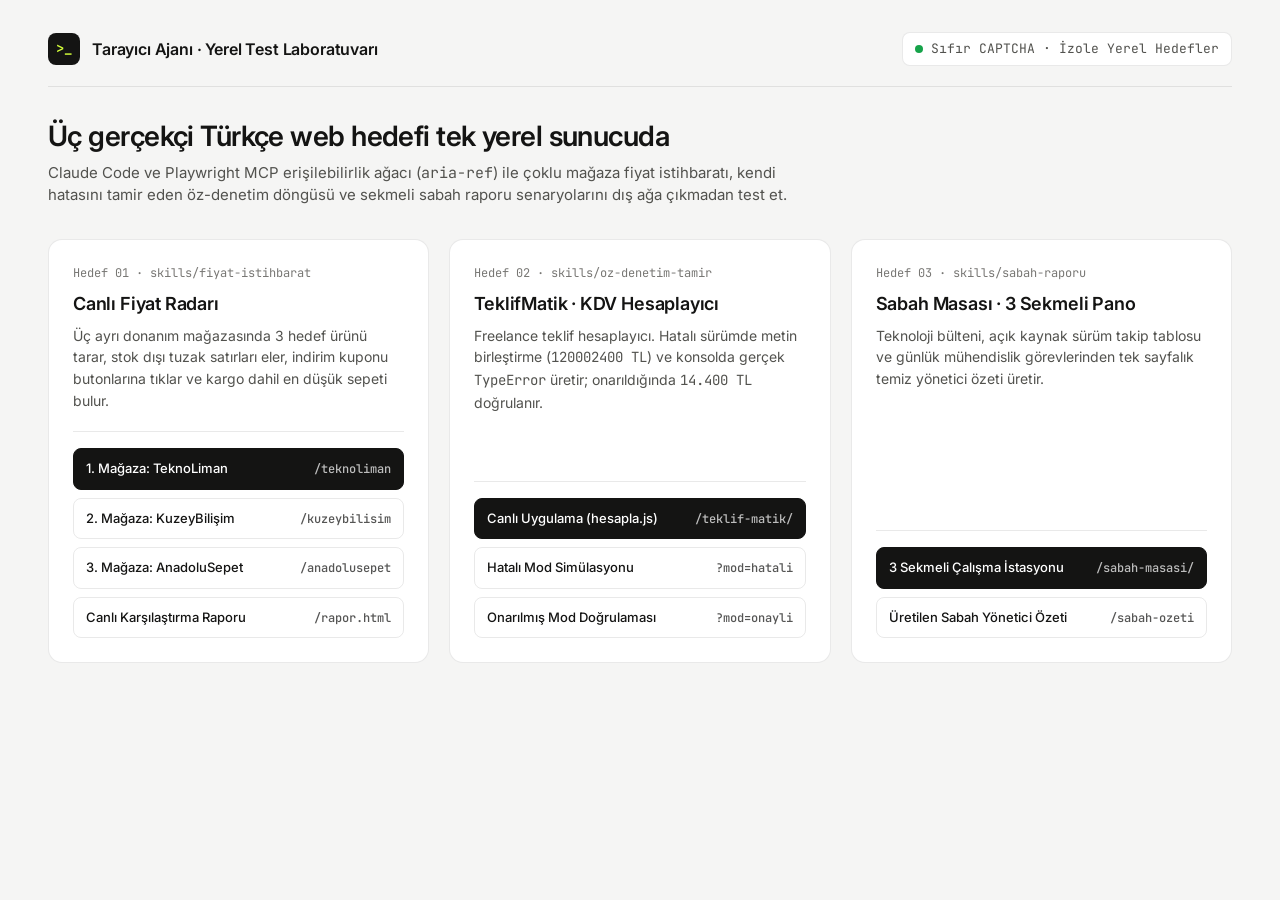
<file: tarayici-ajani/hedefler/index.html>
<!DOCTYPE html>
<html lang="tr">
<head>
  <meta charset="UTF-8">
  <meta name="viewport" content="width=device-width, initial-scale=1.0">
  <title>Tarayıcı Ajanı · Yerel Türkçe Test Laboratuvarı</title>
  <link rel="stylesheet" href="./ortak/temel.css">
  <style>
    :root {
      --bg: #F5F5F4;
      --surface: #FFFFFF;
      --ink: #141413;
      --secondary: #52524E;
      --muted: #787774;
      --line: rgba(20, 20, 19, 0.09);
      --accent: #1D4ED8;
    }
    body {
      background: var(--bg);
      color: var(--ink);
      min-height: 100vh;
    }
    .kabuk {
      max-width: 1240px;
      margin: 0 auto;
      padding: 32px 28px 64px;
    }
    .ust-bar {
      display: flex;
      align-items: center;
      justify-content: space-between;
      padding-bottom: 20px;
      border-bottom: 1px solid var(--line);
      margin-bottom: 32px;
    }
    .marka {
      display: flex;
      align-items: center;
      gap: 12px;
    }
    .marka-isaret {
      width: 32px;
      height: 32px;
      border-radius: 8px;
      background: var(--ink);
      color: #D4FF3A;
      display: grid;
      place-items: center;
      font-weight: 600;
      font-size: 14px;
    }
    .marka-baslik {
      font-size: 16px;
      font-weight: 600;
      letter-spacing: -0.01em;
    }
    .durum-etiket {
      display: inline-flex;
      align-items: center;
      gap: 8px;
      font-size: 13px;
      color: var(--secondary);
      padding: 6px 12px;
      background: var(--surface);
      border: 1px solid var(--line);
      border-radius: 8px;
    }
    .durum-nokta {
      width: 8px;
      height: 8px;
      border-radius: 50%;
      background: #16A34A;
    }
    .giris {
      max-width: 760px;
      margin-bottom: 32px;
    }
    .giris h1 {
      margin: 0 0 8px;
      font-size: 28px;
      font-weight: 600;
      letter-spacing: -0.02em;
      line-height: 1.25;
    }
    .giris p {
      margin: 0;
      color: var(--secondary);
      font-size: 15px;
    }
    .izgara {
      display: grid;
      grid-template-columns: repeat(3, 1fr);
      gap: 20px;
    }
    .kart {
      background: var(--surface);
      border: 1px solid var(--line);
      border-radius: 14px;
      padding: 24px;
      display: flex;
      flex-direction: column;
      justify-content: space-between;
      gap: 20px;
    }
    .kart-no {
      font-size: 12px;
      color: var(--muted);
      margin-bottom: 8px;
    }
    .kart h2 {
      margin: 0 0 8px;
      font-size: 18px;
      font-weight: 600;
      letter-spacing: -0.01em;
    }
    .kart p {
      margin: 0;
      font-size: 14px;
      color: var(--secondary);
      line-height: 1.55;
    }
    .baglantilar {
      display: flex;
      flex-direction: column;
      gap: 8px;
      padding-top: 16px;
      border-top: 1px solid var(--line);
    }
    .baglanti {
      display: flex;
      align-items: center;
      justify-content: space-between;
      padding: 10px 12px;
      border-radius: 8px;
      border: 1px solid var(--line);
      color: var(--ink);
      text-decoration: none;
      font-size: 13px;
      font-weight: 500;
      transition: background-color 140ms ease, border-color 140ms ease;
    }
    .baglanti:hover {
      background: #F8FAFC;
      border-color: rgba(20, 20, 19, 0.22);
    }
    .baglanti.birincil {
      background: var(--ink);
      color: #FFFFFF;
      border-color: var(--ink);
    }
    .baglanti.birincil:hover {
      background: #27272A;
    }
    .baglanti span.yol {
      font-size: 12px;
      opacity: 0.72;
    }
    @media (max-width: 960px) {
      .izgara {
        grid-template-columns: 1fr;
      }
    }
  </style>
</head>
<body>
  <div class="kabuk">
    <header class="ust-bar">
      <div class="marka">
        <div class="marka-isaret mono">&gt;_</div>
        <div class="marka-baslik">Tarayıcı Ajanı · Yerel Test Laboratuvarı</div>
      </div>
      <div class="durum-etiket mono">
        <span class="durum-nokta"></span>
        <span>Sıfır CAPTCHA · İzole Yerel Hedefler</span>
      </div>
    </header>

    <section class="giris">
      <h1>Üç gerçekçi Türkçe web hedefi tek yerel sunucuda</h1>
      <p>Claude Code ve Playwright MCP erişilebilirlik ağacı (<code class="mono">aria-ref</code>) ile çoklu mağaza fiyat istihbaratı, kendi hatasını tamir eden öz-denetim döngüsü ve sekmeli sabah raporu senaryolarını dış ağa çıkmadan test et.</p>
    </section>

    <main class="izgara">
      <article class="kart">
        <div>
          <div class="kart-no mono">Hedef 01 · skills/fiyat-istihbarat</div>
          <h2>Canlı Fiyat Radarı</h2>
          <p>Üç ayrı donanım mağazasında 3 hedef ürünü tarar, stok dışı tuzak satırları eler, indirim kuponu butonlarına tıklar ve kargo dahil en düşük sepeti bulur.</p>
        </div>
        <nav class="baglantilar" aria-label="Fiyat Radarı bağlantıları">
          <a class="baglanti birincil" href="./fiyat-radar/teknoliman.html">
            <span>1. Mağaza: TeknoLiman</span>
            <span class="yol mono">/teknoliman</span>
          </a>
          <a class="baglanti" href="./fiyat-radar/kuzeybilisim.html">
            <span>2. Mağaza: KuzeyBilişim</span>
            <span class="yol mono">/kuzeybilisim</span>
          </a>
          <a class="baglanti" href="./fiyat-radar/anadolusepet.html">
            <span>3. Mağaza: AnadoluSepet</span>
            <span class="yol mono">/anadolusepet</span>
          </a>
          <a class="baglanti" href="./fiyat-radar/rapor.html">
            <span>Canlı Karşılaştırma Raporu</span>
            <span class="yol mono">/rapor.html</span>
          </a>
        </nav>
      </article>

      <article class="kart">
        <div>
          <div class="kart-no mono">Hedef 02 · skills/oz-denetim-tamir</div>
          <h2>TeklifMatik · KDV Hesaplayıcı</h2>
          <p>Freelance teklif hesaplayıcı. Hatalı sürümde metin birleştirme (<code class="mono">120002400 TL</code>) ve konsolda gerçek <code class="mono">TypeError</code> üretir; onarıldığında <code class="mono">14.400 TL</code> doğrulanır.</p>
        </div>
        <nav class="baglantilar" aria-label="TeklifMatik bağlantıları">
          <a class="baglanti birincil" href="./teklif-matik/">
            <span>Canlı Uygulama (hesapla.js)</span>
            <span class="yol mono">/teklif-matik/</span>
          </a>
          <a class="baglanti" href="./teklif-matik/?mod=hatali">
            <span>Hatalı Mod Simülasyonu</span>
            <span class="yol mono">?mod=hatali</span>
          </a>
          <a class="baglanti" href="./teklif-matik/?mod=onayli">
            <span>Onarılmış Mod Doğrulaması</span>
            <span class="yol mono">?mod=onayli</span>
          </a>
        </nav>
      </article>

      <article class="kart">
        <div>
          <div class="kart-no mono">Hedef 03 · skills/sabah-raporu</div>
          <h2>Sabah Masası · 3 Sekmeli Pano</h2>
          <p>Teknoloji bülteni, açık kaynak sürüm takip tablosu ve günlük mühendislik görevlerinden tek sayfalık temiz yönetici özeti üretir.</p>
        </div>
        <nav class="baglantilar" aria-label="Sabah Masası bağlantıları">
          <a class="baglanti birincil" href="./sabah-masasi/">
            <span>3 Sekmeli Çalışma İstasyonu</span>
            <span class="yol mono">/sabah-masasi/</span>
          </a>
          <a class="baglanti" href="./sabah-masasi/sabah-ozeti.html">
            <span>Üretilen Sabah Yönetici Özeti</span>
            <span class="yol mono">/sabah-ozeti</span>
          </a>
        </nav>
      </article>
    </main>
  </div>
</body>
</html>
</file>
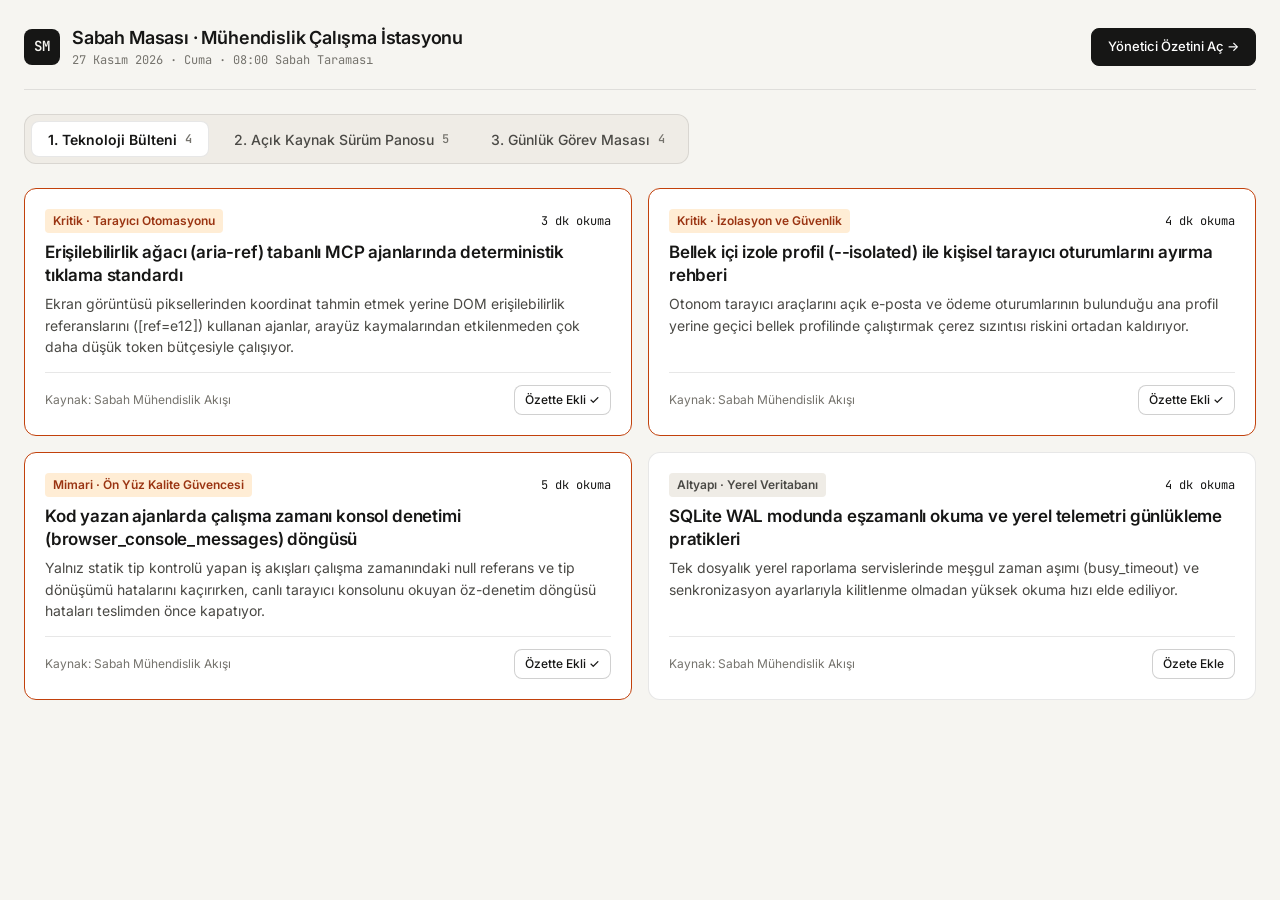
<file: tarayici-ajani/hedefler/sabah-masasi/index.html>
<!DOCTYPE html>
<html lang="tr">
<head>
  <meta charset="UTF-8">
  <meta name="viewport" content="width=device-width, initial-scale=1.0">
  <title>Sabah Masası · Mühendislik Bülteni, Sürüm ve Görev İstasyonu</title>
  <link rel="stylesheet" href="../ortak/temel.css">
  <link rel="stylesheet" href="./sabah-masasi.css">
</head>
<body>
  <div class="kabuk">
    <header class="ust-bar">
      <div class="kimlik">
        <div class="kimlik-rozet mono">SM</div>
        <div>
          <div class="kimlik-baslik">Sabah Masası · Mühendislik Çalışma İstasyonu</div>
          <div class="kimlik-alt mono" id="tarihEtiketi">27 Kasım 2026 · Cuma · 08:00 Sabah Taraması</div>
        </div>
      </div>
      <div class="ust-sag">
        <a class="btn birincil" id="btnOzetOlustur" href="./sabah-ozeti.html">
          Yönetici Özetini Aç →
        </a>
      </div>
    </header>

    <div class="sekme-cubugu" role="tablist" aria-label="Sabah Masası bölümleri">
      <button
        type="button"
        class="sekme-btn"
        role="tab"
        id="tab-bulten"
        aria-selected="true"
        aria-controls="panel-bulten"
        data-sekme="bulten"
      >
        <span>1. Teknoloji Bülteni</span>
        <span class="sekme-sayac mono num">4</span>
      </button>
      <button
        type="button"
        class="sekme-btn"
        role="tab"
        id="tab-surumler"
        aria-selected="false"
        aria-controls="panel-surumler"
        data-sekme="surumler"
      >
        <span>2. Açık Kaynak Sürüm Panosu</span>
        <span class="sekme-sayac mono num">5</span>
      </button>
      <button
        type="button"
        class="sekme-btn"
        role="tab"
        id="tab-gorevler"
        aria-selected="false"
        aria-controls="panel-gorevler"
        data-sekme="gorevler"
      >
        <span>3. Günlük Görev Masası</span>
        <span class="sekme-sayac mono num">4</span>
      </button>
    </div>

    <main>
      <section
        id="panel-bulten"
        class="sekme-panel"
        role="tabpanel"
        aria-labelledby="tab-bulten"
      >
        <div class="bulten-liste" id="bultenListe"></div>
      </section>

      <section
        id="panel-surumler"
        class="sekme-panel"
        role="tabpanel"
        aria-labelledby="tab-surumler"
        hidden
      >
        <div class="panel-kutu">
          <h2 class="panel-baslik">Takip Edilen Açık Kaynak Paketler ve Lisans Durumu</h2>
          <p class="panel-alt">Tüm paketler OSI onaylı açık kaynak lisanslarıyla doğrulanmıştır</p>
          <table class="surum-tablo num">
            <thead>
              <tr>
                <th>Depo Adı</th>
                <th>Güncel Sürüm</th>
                <th>Lisans</th>
                <th>GitHub Yıldızı</th>
                <th>Durum</th>
                <th>Teknik Not</th>
              </tr>
            </thead>
            <tbody id="surumTabloGovde"></tbody>
          </table>
        </div>
      </section>

      <section
        id="panel-gorevler"
        class="sekme-panel"
        role="tabpanel"
        aria-labelledby="tab-gorevler"
        hidden
      >
        <div class="panel-kutu">
          <h2 class="panel-baslik">Bugünün Mühendislik ve Otomasyon Görevleri</h2>
          <p class="panel-alt">Sabah özetine dahil edilecek yüksek öncelikli maddeler işaretlidir</p>
          <div class="gorev-liste" id="gorevListe"></div>
        </div>
      </section>
    </main>
  </div>

  <script src="./veri-sabah.js"></script>
  <script>
    (function () {
      const veri = window.SABAH_VERI;
      document.getElementById('tarihEtiketi').textContent = veri.tarihEtiketi;

      const seciliHaberler = new Set(veri.bulten.filter((b) => b.ozeteSecili).map((b) => b.id));
      const tamamlananGorevler = new Set(veri.gorevler.filter((g) => g.tamamlandi).map((g) => g.id));

      function bultenCiz() {
        document.getElementById('bultenListe').innerHTML = veri.bulten
          .map((b) => {
            const secili = seciliHaberler.has(b.id);
            return `
              <article class="haber-kart ${secili ? 'secili' : ''}">
                <div>
                  <div class="haber-ust">
                    <span class="kategori-etiket ${b.kritikMi ? 'kritik' : ''}">${b.seviye} · ${b.alan}</span>
                    <span class="mono">${b.okumaSuresi}</span>
                  </div>
                  <h2 class="haber-baslik">${b.baslik}</h2>
                  <p class="haber-ozet">${b.ozet}</p>
                </div>
                <div class="haber-alt">
                  <span>Kaynak: Sabah Mühendislik Akışı</span>
                  <button
                    type="button"
                    class="btn"
                    style="height:30px;padding:0 10px;font-size:12px"
                    data-haber-id="${b.id}"
                    aria-pressed="${secili ? 'true' : 'false'}"
                  >
                    ${secili ? 'Özette Ekli ✓' : 'Özete Ekle'}
                  </button>
                </div>
              </article>
            `;
          })
          .join('');
      }

      function surumCiz() {
        document.getElementById('surumTabloGovde').innerHTML = veri.surumler
          .map(
            (s) => `
            <tr>
              <td class="mono" style="font-weight:600">${s.depo}</td>
              <td class="mono">${s.surum}</td>
              <td class="mono">${s.lisans}</td>
              <td class="mono num">${s.yildiz}</td>
              <td><span class="durum-hap">${s.durum}</span></td>
              <td style="color:var(--secondary)">${s.not}</td>
            </tr>
          `
          )
          .join('');
      }

      function gorevCiz() {
        document.getElementById('gorevListe').innerHTML = veri.gorevler
          .map((g) => {
            const bitti = tamamlananGorevler.has(g.id);
            return `
              <label class="gorev-satir ${bitti ? 'tamamlandi' : ''}">
                <input
                  type="checkbox"
                  data-gorev-id="${g.id}"
                  ${bitti ? 'checked' : ''}
                  style="width:16px;height:16px;accent-color:#161615"
                >
                <div>
                  <div class="gorev-ad">${g.baslik}</div>
                  <div class="gorev-meta mono">Modül: ${g.modul}</div>
                </div>
                <span class="oncelik-etiket ${g.yuksekMi ? 'yuksek' : ''}">${g.oncelik}</span>
              </label>
            `;
          })
          .join('');
      }

      function sekmeAc(hedefAdi) {
        document.querySelectorAll('[role="tab"]').forEach((btn) => {
          const aktif = btn.getAttribute('data-sekme') === hedefAdi;
          btn.setAttribute('aria-selected', aktif ? 'true' : 'false');
        });
        document.querySelectorAll('[role="tabpanel"]').forEach((panel) => {
          panel.hidden = panel.id !== `panel-${hedefAdi}`;
        });
      }

      document.querySelectorAll('[role="tab"]').forEach((btn) => {
        btn.addEventListener('click', () => {
          sekmeAc(btn.getAttribute('data-sekme'));
        });
      });

      document.getElementById('bultenListe').addEventListener('click', (ev) => {
        const btn = ev.target.closest('button[data-haber-id]');
        if (!btn) return;
        const id = btn.getAttribute('data-haber-id');
        if (seciliHaberler.has(id)) seciliHaberler.delete(id);
        else seciliHaberler.add(id);
        bultenCiz();
      });

      document.getElementById('gorevListe').addEventListener('change', (ev) => {
        const chk = ev.target.closest('input[data-gorev-id]');
        if (!chk) return;
        const id = chk.getAttribute('data-gorev-id');
        if (chk.checked) tamamlananGorevler.add(id);
        else tamamlananGorevler.delete(id);
        gorevCiz();
      });

      const ilkSekme = new URLSearchParams(window.location.search).get('sekme');
      if (ilkSekme && ['bulten', 'surumler', 'gorevler'].includes(ilkSekme)) {
        sekmeAc(ilkSekme);
      }

      bultenCiz();
      surumCiz();
      gorevCiz();
    })();
  </script>
</body>
</html>
</file>
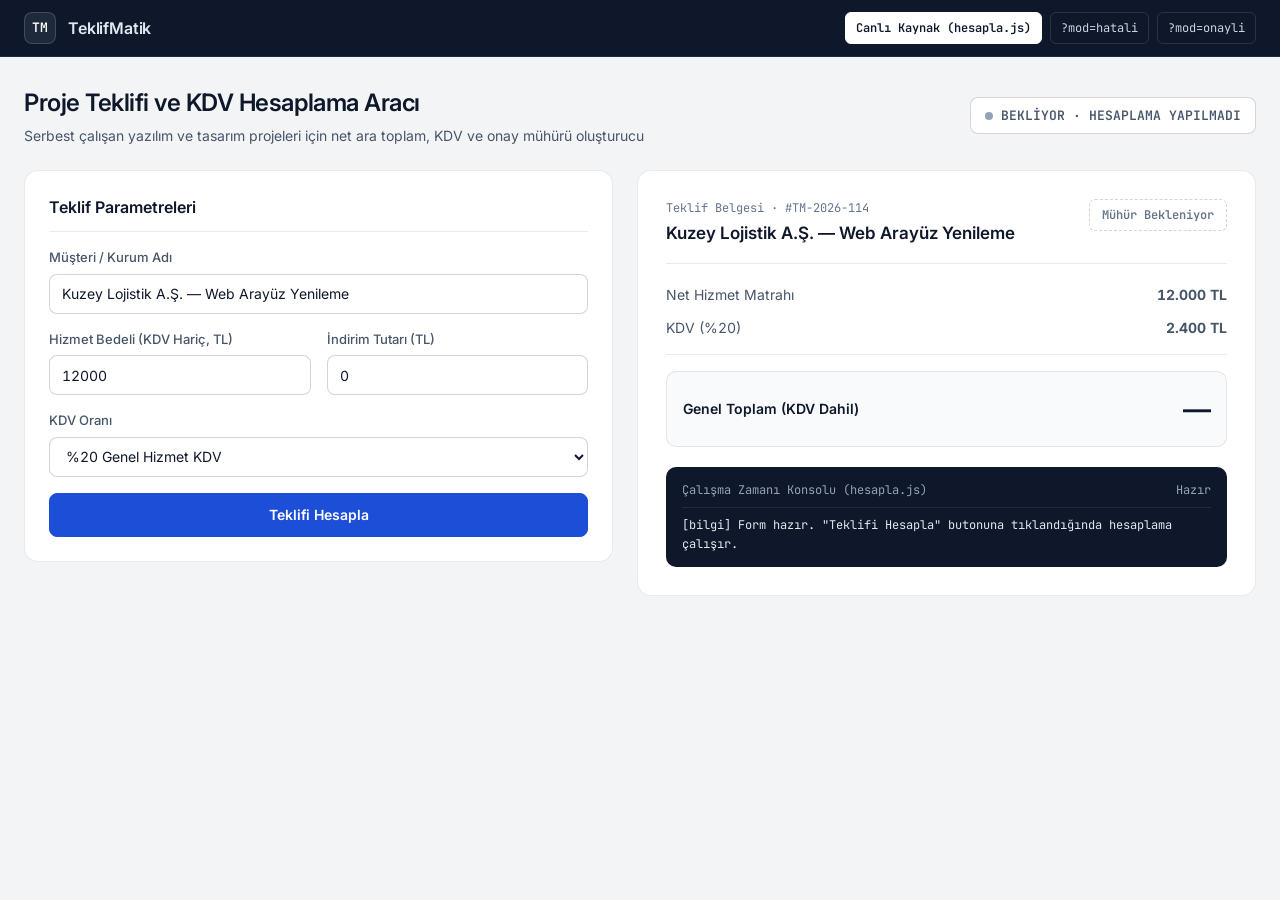
<file: tarayici-ajani/hedefler/teklif-matik/index.html>
<!DOCTYPE html>
<html lang="tr">
<head>
  <meta charset="UTF-8">
  <meta name="viewport" content="width=device-width, initial-scale=1.0">
  <title>TeklifMatik · Serbest Çalışan Teklif ve KDV Hesaplayıcı</title>
  <link rel="stylesheet" href="../ortak/temel.css">
  <link rel="stylesheet" href="./teklif-matik.css">
</head>
<body>
  <header class="ust-serit">
    <div class="ust-serit-ic">
      <div class="uygulama-kimlik">
        <div class="uygulama-kare mono">TM</div>
        <div>
          <div class="uygulama-ad">TeklifMatik</div>
        </div>
      </div>
      <nav class="mod-anahtarlari mono" aria-label="Çalışma modu seçimi">
        <a class="mod-link" data-mod-link="canli" href="./">Canlı Kaynak (hesapla.js)</a>
        <a class="mod-link" data-mod-link="hatali" href="./?mod=hatali">?mod=hatali</a>
        <a class="mod-link" data-mod-link="onayli" href="./?mod=onayli">?mod=onayli</a>
      </nav>
    </div>
  </header>

  <main class="govde">
    <div class="ust-durum-satiri">
      <div>
        <h1 class="sayfa-baslik">Proje Teklifi ve KDV Hesaplama Aracı</h1>
        <p class="sayfa-alt">Serbest çalışan yazılım ve tasarım projeleri için net ara toplam, KDV ve onay mühürü oluşturucu</p>
      </div>
      <div class="denetim-rozeti mono" id="denetimRozeti" role="status" aria-live="polite">
        <span class="nokta"></span>
        <span id="denetimMetni">BEKLİYOR · HESAPLAMA YAPILMADI</span>
      </div>
    </div>

    <div class="calisma-izgara">
      <section class="kart" aria-label="Teklif giriş formu">
        <h2 class="kart-baslik">Teklif Parametreleri</h2>
        <form id="teklifFormu">
          <div class="form-grup">
            <label class="form-etiket" for="musteriAdi">Müşteri / Kurum Adı</label>
            <input
              type="text"
              id="musteriAdi"
              class="form-girdi"
              value="Kuzey Lojistik A.Ş. — Web Arayüz Yenileme"
            >
          </div>

          <div class="form-ikili">
            <div class="form-grup">
              <label class="form-etiket" for="araToplam">Hizmet Bedeli (KDV Hariç, TL)</label>
              <input
                type="number"
                id="araToplam"
                class="form-girdi num"
                value="12000"
                min="0"
                step="100"
              >
            </div>

            <div class="form-grup">
              <label class="form-etiket" for="indirimTutari">İndirim Tutarı (TL)</label>
              <input
                type="number"
                id="indirimTutari"
                class="form-girdi num"
                value="0"
                min="0"
                step="100"
              >
            </div>
          </div>

          <div class="form-grup">
            <label class="form-etiket" for="kdvOrani">KDV Oranı</label>
            <select id="kdvOrani" class="form-girdi num">
              <option value="20" selected>%20 Genel Hizmet KDV</option>
              <option value="10">%10 İndirimli Oran</option>
              <option value="0">%0 İstisna / İhracat</option>
            </select>
          </div>

          <button type="submit" class="hesapla-btn" id="btnHesapla">
            Teklifi Hesapla
          </button>
        </form>
      </section>

      <section class="fatura-belge" aria-label="Teklif özeti ve konsol denetimi">
        <div class="fatura-ust">
          <div>
            <div class="fatura-etiket mono">Teklif Belgesi · #TM-2026-114</div>
            <div class="fatura-musteri" id="ciktiMusteri">Kuzey Lojistik A.Ş. — Web Arayüz Yenileme</div>
          </div>
          <div class="muhur-kutu mono" id="onayMuhuruKutusu">
            Mühür Bekleniyor
          </div>
        </div>

        <div class="fatura-satirlar num">
          <div class="fatura-satir">
            <span>Net Hizmet Matrahı</span>
            <strong id="ciktiAraToplam">12.000 TL</strong>
          </div>
          <div class="fatura-satir">
            <span id="ciktiKdvEtiket">KDV (%20)</span>
            <strong id="ciktiKdvTutar">2.400 TL</strong>
          </div>
        </div>

        <div class="fatura-toplam-kutu" id="toplamKutu">
          <span class="toplam-etiket">Genel Toplam (KDV Dahil)</span>
          <span class="toplam-rakam num" id="ciktiGenelToplam">—</span>
        </div>

        <div class="konsol-kutu mono" aria-label="Tarayıcı çalışma zamanı konsol günlüğü">
          <div class="konsol-baslik">
            <span>Çalışma Zamanı Konsolu (hesapla.js)</span>
            <span id="konsolSayac">Hazır</span>
          </div>
          <div id="konsolCikti">
            <div>[bilgi] Form hazır. "Teklifi Hesapla" butonuna tıklandığında hesaplama çalışır.</div>
          </div>
        </div>
      </section>
    </div>
  </main>

  <script src="./hesapla.js"></script>
</body>
</html>
</file>
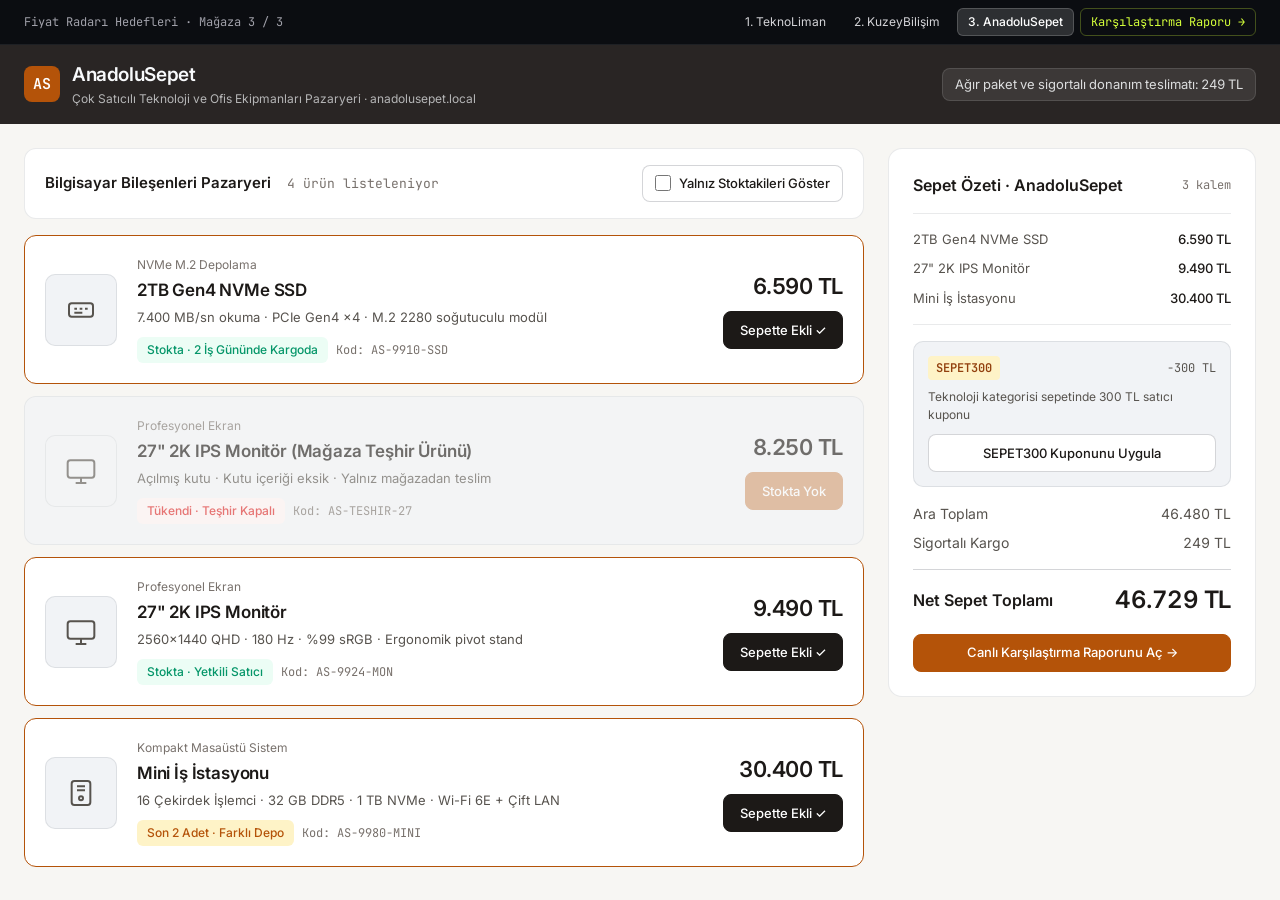
<file: tarayici-ajani/hedefler/fiyat-radar/anadolusepet.html>
<!DOCTYPE html>
<html lang="tr">
<head>
  <meta charset="UTF-8">
  <meta name="viewport" content="width=device-width, initial-scale=1.0">
  <title>AnadoluSepet · Teknoloji ve Ofis Ekipmanları Pazaryeri</title>
  <link rel="stylesheet" href="../ortak/temel.css">
  <link rel="stylesheet" href="./fiyat-radar.css">
</head>
<body class="tema-anadolusepet">
  <nav class="radar-serit" aria-label="Fiyat Radarı mağaza geçiş çubuğu">
    <div class="radar-serit-ic">
      <span class="mono">Fiyat Radarı Hedefleri · Mağaza 3 / 3</span>
      <div class="radar-sekmeler">
        <a class="radar-sekme" href="./teknoliman.html">1. TeknoLiman</a>
        <a class="radar-sekme" href="./kuzeybilisim.html">2. KuzeyBilişim</a>
        <a class="radar-sekme aktif" href="./anadolusepet.html">3. AnadoluSepet</a>
        <a class="radar-sekme rapor-link mono" href="./rapor.html">Karşılaştırma Raporu →</a>
      </div>
    </div>
  </nav>

  <header class="magaza-ust">
    <div class="magaza-ust-ic">
      <div class="magaza-kimlik">
        <div class="magaza-rozet mono">AS</div>
        <div>
          <div class="magaza-ad">AnadoluSepet</div>
          <div class="magaza-alt">Çok Satıcılı Teknoloji ve Ofis Ekipmanları Pazaryeri · anadolusepet.local</div>
        </div>
      </div>
      <div class="magaza-kargo-bilgi">
        <span class="kargo-etiket num">Ağır paket ve sigortalı donanım teslimatı: 249 TL</span>
      </div>
    </div>
  </header>

  <main class="magaza-govde">
    <section aria-label="Ürün kataloğu">
      <div class="filtre-cubugu">
        <div class="filtre-sol">
          <span class="filtre-baslik">Bilgisayar Bileşenleri Pazaryeri</span>
          <span class="filtre-sayac mono" id="filtreSayac">4 ürün listeleniyor</span>
        </div>
        <div class="filtre-kontroller">
          <label class="onay-etiketi" for="chkYalnizStokta">
            <input type="checkbox" id="chkYalnizStokta">
            <span>Yalnız Stoktakileri Göster</span>
          </label>
        </div>
      </div>

      <div class="urun-listesi" id="urunListesi"></div>
    </section>

    <aside class="sepet-panel" aria-label="AnadoluSepet sepet özeti">
      <div class="sepet-baslik-satir">
        <h2 class="sepet-baslik">Sepet Özeti · AnadoluSepet</h2>
        <span class="sepet-adet mono" id="sepetAdet">3 kalem</span>
      </div>

      <div class="sepet-kalemler" id="sepetKalemler"></div>

      <div class="kupon-kutu">
        <div class="kupon-ust">
          <span class="kupon-kod-etiket mono">SEPET300</span>
          <span class="mono num" style="font-size:12px;color:var(--secondary)">-300 TL</span>
        </div>
        <div class="kupon-aciklama">Teknoloji kategorisi sepetinde 300 TL satıcı kuponu</div>
        <button
          type="button"
          class="btn kupon-btn"
          id="btnKuponUygula"
          aria-label="SEPET300 sepette 300 TL indirim kuponunu uygula"
        >
          SEPET300 Kuponunu Uygula
        </button>
      </div>

      <div class="hesap-satirlari">
        <div class="hesap-satir">
          <span>Ara Toplam</span>
          <span class="num" id="degerAraToplam">46.480 TL</span>
        </div>
        <div class="hesap-satir indirim" id="satirIndirim" style="display:none">
          <span>Kupon İndirimi (SEPET300)</span>
          <span class="num" id="degerIndirim">-300 TL</span>
        </div>
        <div class="hesap-satir">
          <span>Sigortalı Kargo</span>
          <span class="num" id="degerKargo">249 TL</span>
        </div>
        <div class="hesap-satir toplam">
          <span>Net Sepet Toplamı</span>
          <span class="net-toplam-deger num" id="degerNetToplam">46.729 TL</span>
        </div>
      </div>

      <a class="btn birincil rapora-gec-link" href="./rapor.html">Canlı Karşılaştırma Raporunu Aç →</a>
    </aside>
  </main>

  <script src="./veri.js"></script>
  <script>
    window.FIYAT_RADAR.magazaSayfasiBaslat('anadolusepet');
  </script>
</body>
</html>
</file>
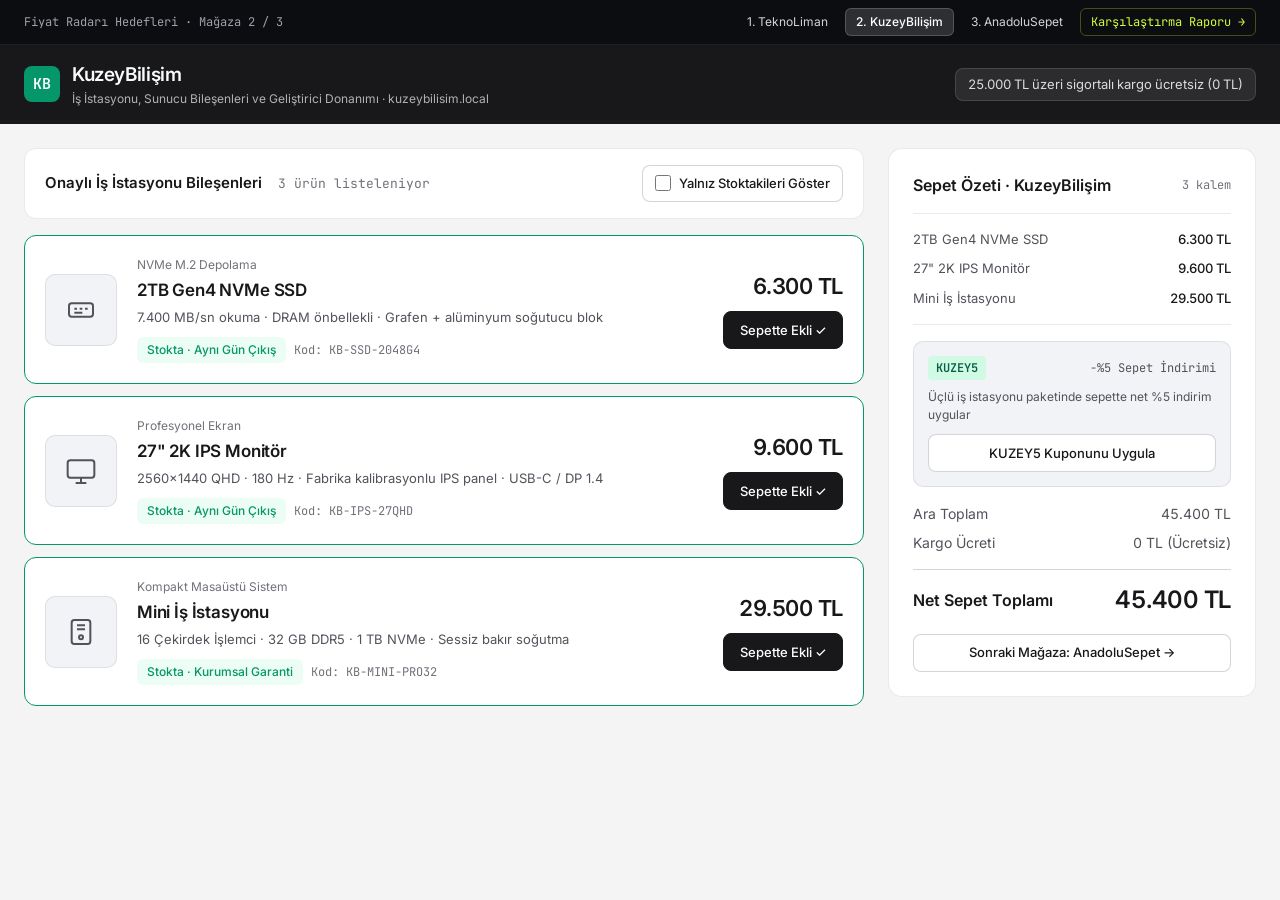
<file: tarayici-ajani/hedefler/fiyat-radar/kuzeybilisim.html>
<!DOCTYPE html>
<html lang="tr">
<head>
  <meta charset="UTF-8">
  <meta name="viewport" content="width=device-width, initial-scale=1.0">
  <title>KuzeyBilişim · İş İstasyonu ve Geliştirici Donanımı</title>
  <link rel="stylesheet" href="../ortak/temel.css">
  <link rel="stylesheet" href="./fiyat-radar.css">
</head>
<body class="tema-kuzeybilisim">
  <nav class="radar-serit" aria-label="Fiyat Radarı mağaza geçiş çubuğu">
    <div class="radar-serit-ic">
      <span class="mono">Fiyat Radarı Hedefleri · Mağaza 2 / 3</span>
      <div class="radar-sekmeler">
        <a class="radar-sekme" href="./teknoliman.html">1. TeknoLiman</a>
        <a class="radar-sekme aktif" href="./kuzeybilisim.html">2. KuzeyBilişim</a>
        <a class="radar-sekme" href="./anadolusepet.html">3. AnadoluSepet</a>
        <a class="radar-sekme rapor-link mono" href="./rapor.html">Karşılaştırma Raporu →</a>
      </div>
    </div>
  </nav>

  <header class="magaza-ust">
    <div class="magaza-ust-ic">
      <div class="magaza-kimlik">
        <div class="magaza-rozet mono">KB</div>
        <div>
          <div class="magaza-ad">KuzeyBilişim</div>
          <div class="magaza-alt">İş İstasyonu, Sunucu Bileşenleri ve Geliştirici Donanımı · kuzeybilisim.local</div>
        </div>
      </div>
      <div class="magaza-kargo-bilgi">
        <span class="kargo-etiket num">25.000 TL üzeri sigortalı kargo ücretsiz (0 TL)</span>
      </div>
    </div>
  </header>

  <main class="magaza-govde">
    <section aria-label="Ürün kataloğu">
      <div class="filtre-cubugu">
        <div class="filtre-sol">
          <span class="filtre-baslik">Onaylı İş İstasyonu Bileşenleri</span>
          <span class="filtre-sayac mono" id="filtreSayac">3 ürün listeleniyor</span>
        </div>
        <div class="filtre-kontroller">
          <label class="onay-etiketi" for="chkYalnizStokta">
            <input type="checkbox" id="chkYalnizStokta">
            <span>Yalnız Stoktakileri Göster</span>
          </label>
        </div>
      </div>

      <div class="urun-listesi" id="urunListesi"></div>
    </section>

    <aside class="sepet-panel" aria-label="KuzeyBilişim sepet özeti">
      <div class="sepet-baslik-satir">
        <h2 class="sepet-baslik">Sepet Özeti · KuzeyBilişim</h2>
        <span class="sepet-adet mono" id="sepetAdet">3 kalem</span>
      </div>

      <div class="sepet-kalemler" id="sepetKalemler"></div>

      <div class="kupon-kutu">
        <div class="kupon-ust">
          <span class="kupon-kod-etiket mono">KUZEY5</span>
          <span class="mono num" style="font-size:12px;color:var(--secondary)">-%5 Sepet İndirimi</span>
        </div>
        <div class="kupon-aciklama">Üçlü iş istasyonu paketinde sepette net %5 indirim uygular</div>
        <button
          type="button"
          class="btn kupon-btn"
          id="btnKuponUygula"
          aria-label="KUZEY5 sepette yüzde 5 indirim kuponunu uygula"
        >
          KUZEY5 Kuponunu Uygula
        </button>
      </div>

      <div class="hesap-satirlari">
        <div class="hesap-satir">
          <span>Ara Toplam</span>
          <span class="num" id="degerAraToplam">45.400 TL</span>
        </div>
        <div class="hesap-satir indirim" id="satirIndirim" style="display:none">
          <span>Kupon İndirimi (KUZEY5 · %5)</span>
          <span class="num" id="degerIndirim">-2.270 TL</span>
        </div>
        <div class="hesap-satir">
          <span>Kargo Ücreti</span>
          <span class="num" id="degerKargo">0 TL (Ücretsiz)</span>
        </div>
        <div class="hesap-satir toplam">
          <span>Net Sepet Toplamı</span>
          <span class="net-toplam-deger num" id="degerNetToplam">45.400 TL</span>
        </div>
      </div>

      <a class="btn rapora-gec-link" href="./anadolusepet.html">Sonraki Mağaza: AnadoluSepet →</a>
    </aside>
  </main>

  <script src="./veri.js"></script>
  <script>
    window.FIYAT_RADAR.magazaSayfasiBaslat('kuzeybilisim');
  </script>
</body>
</html>
</file>
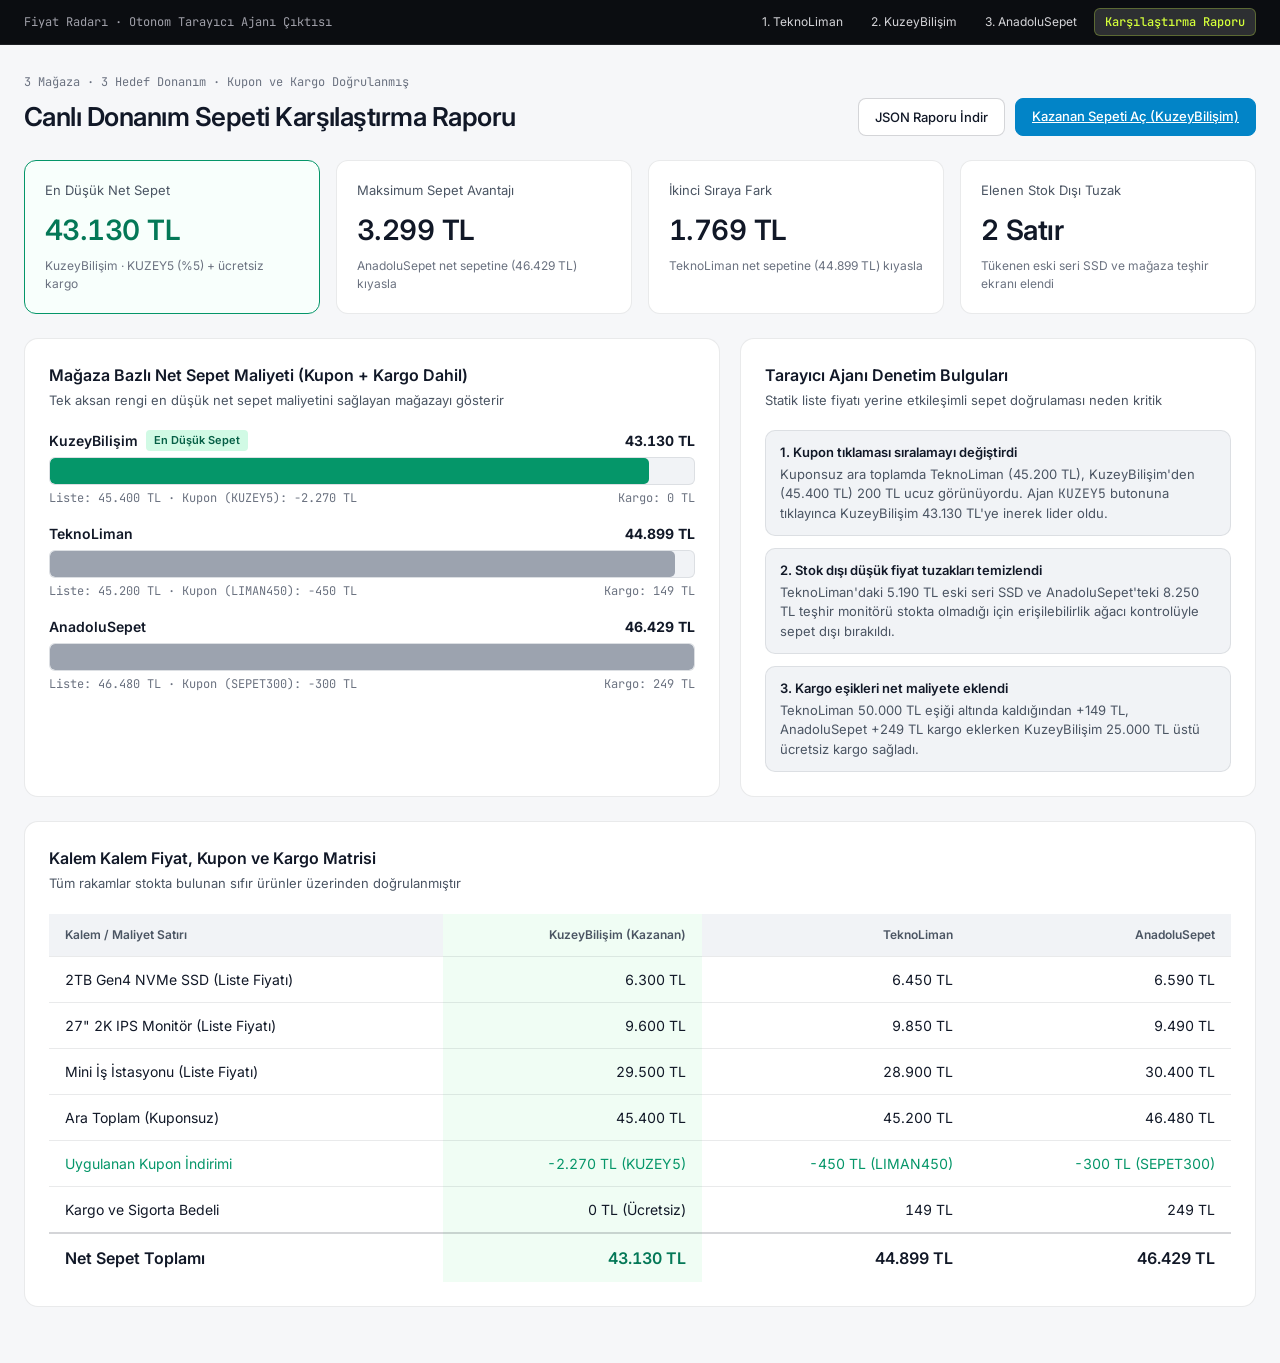
<file: tarayici-ajani/hedefler/fiyat-radar/rapor.html>
<!DOCTYPE html>
<html lang="tr">
<head>
  <meta charset="UTF-8">
  <meta name="viewport" content="width=device-width, initial-scale=1.0">
  <title>Fiyat Radarı · Canlı Mağaza ve Sepet Karşılaştırma Raporu</title>
  <link rel="stylesheet" href="../ortak/temel.css">
  <link rel="stylesheet" href="./fiyat-radar.css">
  <style>
    .rapor-govde {
      max-width: 1360px;
      margin: 0 auto;
      padding: 28px 24px 56px;
    }
    .rapor-baslik-alani {
      display: flex;
      align-items: flex-end;
      justify-content: space-between;
      gap: 24px;
      margin-bottom: 24px;
      flex-wrap: wrap;
    }
    .rapor-ust-etiket {
      font-size: 12px;
      color: var(--muted);
      margin-bottom: 6px;
    }
    .rapor-baslik {
      margin: 0;
      font-size: 26px;
      font-weight: 600;
      letter-spacing: -0.02em;
    }
    .rapor-aksiyonlar {
      display: flex;
      gap: 10px;
    }
    /* 4 Özet Kartı — Unslop: sadece etiket, büyük rakam ve karşılaştırma notu */
    .istatistik-izgara {
      display: grid;
      grid-template-columns: repeat(4, 1fr);
      gap: 16px;
      margin-bottom: 24px;
    }
    .istatistik-kart {
      background: var(--surface);
      border: 1px solid var(--line);
      border-radius: 12px;
      padding: 20px;
    }
    .istatistik-kart.kazanan {
      border-color: #059669;
      background: #F8FFFC;
    }
    .ist-etiket {
      font-size: 13px;
      color: var(--secondary);
      margin-bottom: 8px;
    }
    .ist-deger {
      font-size: 28px;
      font-weight: 600;
      letter-spacing: -0.02em;
      margin-bottom: 6px;
    }
    .istatistik-kart.kazanan .ist-deger {
      color: #047857;
    }
    .ist-alt {
      font-size: 12px;
      color: var(--muted);
    }
    /* Ana İkili Düzen: Sol Yatay Bar Grafiği, Sağ Bulgu Kartı */
    .orta-izgara {
      display: grid;
      grid-template-columns: 1.35fr 1fr;
      gap: 20px;
      margin-bottom: 24px;
    }
    .panel {
      background: var(--surface);
      border: 1px solid var(--line);
      border-radius: 14px;
      padding: 24px;
    }
    .panel-baslik {
      margin: 0 0 4px;
      font-size: 16px;
      font-weight: 600;
    }
    .panel-alt {
      margin: 0 0 20px;
      font-size: 13px;
      color: var(--secondary);
    }
    .bar-listesi {
      display: flex;
      flex-direction: column;
      gap: 16px;
    }
    .bar-satir-ust {
      display: flex;
      align-items: baseline;
      justify-content: space-between;
      margin-bottom: 6px;
      font-size: 14px;
    }
    .bar-magaza {
      font-weight: 600;
      display: inline-flex;
      align-items: center;
      gap: 8px;
    }
    .en-ucuz-etiket {
      font-size: 11px;
      font-weight: 600;
      color: #065F46;
      background: #D1FAE5;
      padding: 2px 8px;
      border-radius: 4px;
    }
    .bar-iz {
      height: 28px;
      background: var(--surface-alt);
      border-radius: 6px;
      overflow: hidden;
      border: 1px solid var(--line);
    }
    .bar-dolgu {
      height: 100%;
      background: #9CA3AF;
      border-radius: 5px;
    }
    .bar-dolgu.lider {
      background: #059669;
    }
    .bar-not {
      margin-top: 4px;
      font-size: 12px;
      color: var(--muted);
      display: flex;
      justify-content: space-between;
    }
    .bulgu-listesi {
      display: flex;
      flex-direction: column;
      gap: 12px;
      margin: 0;
      padding: 0;
      list-style: none;
    }
    .bulgu-madde {
      padding: 12px 14px;
      border-radius: 10px;
      background: var(--surface-alt);
      border: 1px solid var(--line);
      font-size: 13px;
      color: var(--secondary);
      line-height: 1.5;
    }
    .bulgu-madde strong {
      color: var(--ink);
      font-weight: 600;
      display: block;
      margin-bottom: 2px;
    }
    /* Detaylı Tablo */
    .tablo-kapsayici {
      overflow-x: auto;
    }
    table.karsilastirma {
      width: 100%;
      border-collapse: collapse;
      font-size: 14px;
    }
    table.karsilastirma th,
    table.karsilastirma td {
      padding: 12px 16px;
      border-bottom: 1px solid var(--line);
      text-align: right;
    }
    table.karsilastirma th:first-child,
    table.karsilastirma td:first-child {
      text-align: left;
    }
    table.karsilastirma thead th {
      font-size: 12px;
      font-weight: 600;
      color: var(--secondary);
      background: var(--surface-alt);
    }
    table.karsilastirma th.lider-sutun,
    table.karsilastirma td.lider-sutun {
      background: #F0FDF4;
    }
    table.karsilastirma tr.toplam-satir td {
      font-weight: 600;
      font-size: 16px;
      border-top: 2px solid var(--line-strong);
      border-bottom: none;
      color: var(--ink);
    }
    table.karsilastirma tr.toplam-satir td.lider-sutun {
      color: #047857;
    }
    table.karsilastirma tr.indirim-satir td {
      color: #059669;
    }
    @media (max-width: 1024px) {
      .istatistik-izgara {
        grid-template-columns: repeat(2, 1fr);
      }
      .orta-izgara {
        grid-template-columns: 1fr;
      }
    }
  </style>
</head>
<body>
  <nav class="radar-serit" aria-label="Fiyat Radarı mağaza geçiş çubuğu">
    <div class="radar-serit-ic">
      <span class="mono">Fiyat Radarı · Otonom Tarayıcı Ajanı Çıktısı</span>
      <div class="radar-sekmeler">
        <a class="radar-sekme" href="./teknoliman.html">1. TeknoLiman</a>
        <a class="radar-sekme" href="./kuzeybilisim.html">2. KuzeyBilişim</a>
        <a class="radar-sekme" href="./anadolusepet.html">3. AnadoluSepet</a>
        <a class="radar-sekme aktif rapor-link mono" href="./rapor.html">Karşılaştırma Raporu</a>
      </div>
    </div>
  </nav>

  <main class="rapor-govde">
    <header class="rapor-baslik-alani">
      <div>
        <div class="rapor-ust-etiket mono">3 Mağaza · 3 Hedef Donanım · Kupon ve Kargo Doğrulanmış</div>
        <h1 class="rapor-baslik">Canlı Donanım Sepeti Karşılaştırma Raporu</h1>
      </div>
      <div class="rapor-aksiyonlar">
        <button type="button" class="btn" id="btnJsonIndir">JSON Raporu İndir</button>
        <a class="btn birincil" href="./kuzeybilisim.html?kupon=1">Kazanan Sepeti Aç (KuzeyBilişim)</a>
      </div>
    </header>

    <section class="istatistik-izgara" aria-label="Özet metrikler">
      <div class="istatistik-kart kazanan" data-testid="kart-en-ucuz">
        <div class="ist-etiket">En Düşük Net Sepet</div>
        <div class="ist-deger num" id="kpiEnUcuz">43.130 TL</div>
        <div class="ist-alt">KuzeyBilişim · KUZEY5 (%5) + ücretsiz kargo</div>
      </div>
      <div class="istatistik-kart">
        <div class="ist-etiket">Maksimum Sepet Avantajı</div>
        <div class="ist-deger num" id="kpiAvantaj">3.299 TL</div>
        <div class="ist-alt">AnadoluSepet net sepetine (46.429 TL) kıyasla</div>
      </div>
      <div class="istatistik-kart">
        <div class="ist-etiket">İkinci Sıraya Fark</div>
        <div class="ist-deger num" id="kpiIkinciFark">1.769 TL</div>
        <div class="ist-alt">TeknoLiman net sepetine (44.899 TL) kıyasla</div>
      </div>
      <div class="istatistik-kart">
        <div class="ist-etiket">Elenen Stok Dışı Tuzak</div>
        <div class="ist-deger num">2 Satır</div>
        <div class="ist-alt">Tükenen eski seri SSD ve mağaza teşhir ekranı elendi</div>
      </div>
    </section>

    <section class="orta-izgara">
      <div class="panel">
        <h2 class="panel-baslik">Mağaza Bazlı Net Sepet Maliyeti (Kupon + Kargo Dahil)</h2>
        <p class="panel-alt">Tek aksan rengi en düşük net sepet maliyetini sağlayan mağazayı gösterir</p>
        <div class="bar-listesi" id="barListesi"></div>
      </div>

      <div class="panel">
        <h2 class="panel-baslik">Tarayıcı Ajanı Denetim Bulguları</h2>
        <p class="panel-alt">Statik liste fiyatı yerine etkileşimli sepet doğrulaması neden kritik</p>
        <ul class="bulgu-listesi">
          <li class="bulgu-madde">
            <strong>1. Kupon tıklaması sıralamayı değiştirdi</strong>
            Kuponsuz ara toplamda TeknoLiman (45.200 TL), KuzeyBilişim'den (45.400 TL) 200 TL ucuz görünüyordu. Ajan <code class="mono">KUZEY5</code> butonuna tıklayınca KuzeyBilişim 43.130 TL'ye inerek lider oldu.
          </li>
          <li class="bulgu-madde">
            <strong>2. Stok dışı düşük fiyat tuzakları temizlendi</strong>
            TeknoLiman'daki 5.190 TL eski seri SSD ve AnadoluSepet'teki 8.250 TL teşhir monitörü stokta olmadığı için erişilebilirlik ağacı kontrolüyle sepet dışı bırakıldı.
          </li>
          <li class="bulgu-madde">
            <strong>3. Kargo eşikleri net maliyete eklendi</strong>
            TeknoLiman 50.000 TL eşiği altında kaldığından +149 TL, AnadoluSepet +249 TL kargo eklerken KuzeyBilişim 25.000 TL üstü ücretsiz kargo sağladı.
          </li>
        </ul>
      </div>
    </section>

    <section class="panel" aria-label="Ürün bazlı karşılaştırma tablosu">
      <h2 class="panel-baslik">Kalem Kalem Fiyat, Kupon ve Kargo Matrisi</h2>
      <p class="panel-alt">Tüm rakamlar stokta bulunan sıfır ürünler üzerinden doğrulanmıştır</p>
      <div class="tablo-kapsayici">
        <table class="karsilastirma num" id="karsilastirmaTablosu">
          <thead>
            <tr>
              <th>Kalem / Maliyet Satırı</th>
              <th class="lider-sutun">KuzeyBilişim (Kazanan)</th>
              <th>TeknoLiman</th>
              <th>AnadoluSepet</th>
            </tr>
          </thead>
          <tbody id="tabloGovde"></tbody>
        </table>
      </div>
    </section>
  </main>

  <script src="./veri.js"></script>
  <script>
    (function () {
      const { MAGAZALAR, tlYaz, magazaSepetiHesapla } = window.FIYAT_RADAR;
      const hedefIds = ['ssd', 'monitor', 'istasyon'];

      const sonuclar = ['kuzeybilisim', 'teknoliman', 'anadolusepet'].map((id) =>
        magazaSepetiHesapla(id, hedefIds, true)
      );

      const enYuksek = Math.max(...sonuclar.map((s) => s.netToplam));
      const barListesiEl = document.getElementById('barListesi');

      barListesiEl.innerHTML = sonuclar
        .slice()
        .sort((a, b) => a.netToplam - b.netToplam)
        .map((s, idx) => {
          const oran = Math.round((s.netToplam / enYuksek) * 100);
          const liderMi = idx === 0;
          return `
            <div>
              <div class="bar-satir-ust">
                <span class="bar-magaza">
                  ${s.magazaAd}
                  ${liderMi ? '<span class="en-ucuz-etiket">En Düşük Sepet</span>' : ''}
                </span>
                <strong class="num">${tlYaz(s.netToplam)}</strong>
              </div>
              <div class="bar-iz">
                <div class="bar-dolgu ${liderMi ? 'lider' : ''}" style="width:${oran}%"></div>
              </div>
              <div class="bar-not mono">
                <span>Liste: ${tlYaz(s.araToplam)} · Kupon (${s.kuponKodu}): -${tlYaz(s.indirim)}</span>
                <span>Kargo: ${s.kargo === 0 ? '0 TL' : tlYaz(s.kargo)}</span>
              </div>
            </div>
          `;
        })
        .join('');

      function urunFiyatBul(magazaId, anahtar) {
        const u = MAGAZALAR[magazaId].urunler.find((x) => x.hedefAnahtar === anahtar);
        return u ? u.fiyat : 0;
      }

      const [kb, tl, an] = sonuclar;
      const satirlar = [
        {
          ad: '2TB Gen4 NVMe SSD (Liste Fiyatı)',
          kb: tlYaz(urunFiyatBul('kuzeybilisim', 'ssd')),
          tl: tlYaz(urunFiyatBul('teknoliman', 'ssd')),
          an: tlYaz(urunFiyatBul('anadolusepet', 'ssd'))
        },
        {
          ad: '27" 2K IPS Monitör (Liste Fiyatı)',
          kb: tlYaz(urunFiyatBul('kuzeybilisim', 'monitor')),
          tl: tlYaz(urunFiyatBul('teknoliman', 'monitor')),
          an: tlYaz(urunFiyatBul('anadolusepet', 'monitor'))
        },
        {
          ad: 'Mini İş İstasyonu (Liste Fiyatı)',
          kb: tlYaz(urunFiyatBul('kuzeybilisim', 'istasyon')),
          tl: tlYaz(urunFiyatBul('teknoliman', 'istasyon')),
          an: tlYaz(urunFiyatBul('anadolusepet', 'istasyon'))
        },
        {
          ad: 'Ara Toplam (Kuponsuz)',
          kb: tlYaz(kb.araToplam),
          tl: tlYaz(tl.araToplam),
          an: tlYaz(an.araToplam)
        },
        {
          ad: 'Uygulanan Kupon İndirimi',
          sinif: 'indirim-satir',
          kb: `-${tlYaz(kb.indirim)} (${kb.kuponKodu})`,
          tl: `-${tlYaz(tl.indirim)} (${tl.kuponKodu})`,
          an: `-${tlYaz(an.indirim)} (${an.kuponKodu})`
        },
        {
          ad: 'Kargo ve Sigorta Bedeli',
          kb: '0 TL (Ücretsiz)',
          tl: tlYaz(tl.kargo),
          an: tlYaz(an.kargo)
        },
        {
          ad: 'Net Sepet Toplamı',
          sinif: 'toplam-satir',
          kb: tlYaz(kb.netToplam),
          tl: tlYaz(tl.netToplam),
          an: tlYaz(an.netToplam)
        }
      ];

      document.getElementById('tabloGovde').innerHTML = satirlar
        .map(
          (r) => `
          <tr class="${r.sinif || ''}">
            <td>${r.ad}</td>
            <td class="lider-sutun">${r.kb}</td>
            <td>${r.tl}</td>
            <td>${r.an}</td>
          </tr>
        `
        )
        .join('');

      document.getElementById('btnJsonIndir').addEventListener('click', () => {
        const blob = new Blob([JSON.stringify({ olusturulma: '2026-11-27', sonuclar }, null, 2)], {
          type: 'application/json;charset=utf-8'
        });
        const url = URL.createObjectURL(blob);
        const a = document.createElement('a');
        a.href = url;
        a.download = 'fiyat-radar-rapor.json';
        a.click();
        URL.revokeObjectURL(url);
      });
    })();
  </script>
</body>
</html>
</file>
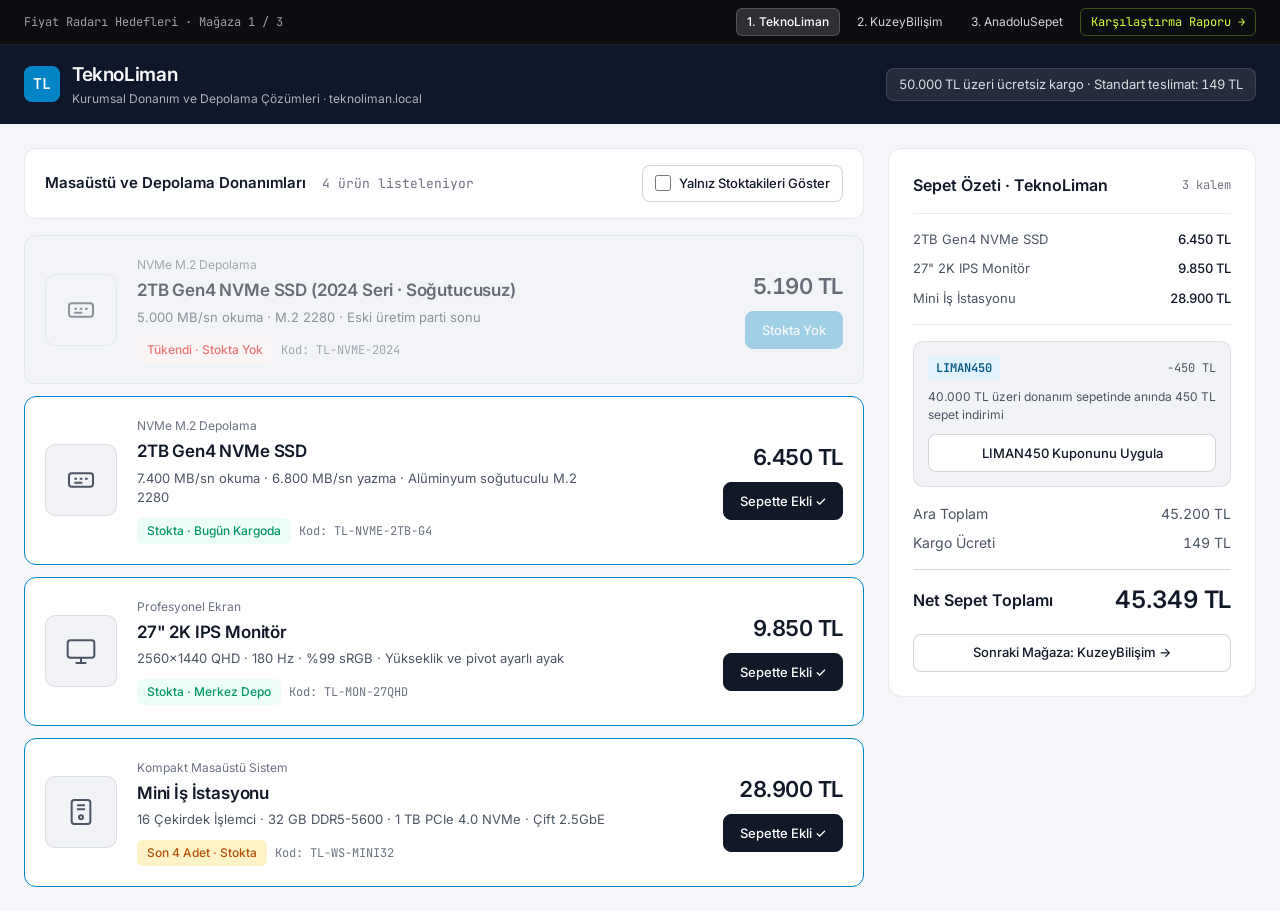
<file: tarayici-ajani/hedefler/fiyat-radar/teknoliman.html>
<!DOCTYPE html>
<html lang="tr">
<head>
  <meta charset="UTF-8">
  <meta name="viewport" content="width=device-width, initial-scale=1.0">
  <title>TeknoLiman · Kurumsal Donanım ve Depolama Mağazası</title>
  <link rel="stylesheet" href="../ortak/temel.css">
  <link rel="stylesheet" href="./fiyat-radar.css">
</head>
<body class="tema-teknoliman">
  <nav class="radar-serit" aria-label="Fiyat Radarı mağaza geçiş çubuğu">
    <div class="radar-serit-ic">
      <span class="mono">Fiyat Radarı Hedefleri · Mağaza 1 / 3</span>
      <div class="radar-sekmeler">
        <a class="radar-sekme aktif" href="./teknoliman.html">1. TeknoLiman</a>
        <a class="radar-sekme" href="./kuzeybilisim.html">2. KuzeyBilişim</a>
        <a class="radar-sekme" href="./anadolusepet.html">3. AnadoluSepet</a>
        <a class="radar-sekme rapor-link mono" href="./rapor.html">Karşılaştırma Raporu →</a>
      </div>
    </div>
  </nav>

  <header class="magaza-ust">
    <div class="magaza-ust-ic">
      <div class="magaza-kimlik">
        <div class="magaza-rozet mono">TL</div>
        <div>
          <div class="magaza-ad">TeknoLiman</div>
          <div class="magaza-alt">Kurumsal Donanım ve Depolama Çözümleri · teknoliman.local</div>
        </div>
      </div>
      <div class="magaza-kargo-bilgi">
        <span class="kargo-etiket num">50.000 TL üzeri ücretsiz kargo · Standart teslimat: 149 TL</span>
      </div>
    </div>
  </header>

  <main class="magaza-govde">
    <section aria-label="Ürün kataloğu">
      <div class="filtre-cubugu">
        <div class="filtre-sol">
          <span class="filtre-baslik">Masaüstü ve Depolama Donanımları</span>
          <span class="filtre-sayac mono" id="filtreSayac">4 ürün listeleniyor</span>
        </div>
        <div class="filtre-kontroller">
          <label class="onay-etiketi" for="chkYalnizStokta">
            <input type="checkbox" id="chkYalnizStokta">
            <span>Yalnız Stoktakileri Göster</span>
          </label>
        </div>
      </div>

      <div class="urun-listesi" id="urunListesi"></div>
    </section>

    <aside class="sepet-panel" aria-label="TeknoLiman sepet özeti">
      <div class="sepet-baslik-satir">
        <h2 class="sepet-baslik">Sepet Özeti · TeknoLiman</h2>
        <span class="sepet-adet mono" id="sepetAdet">3 kalem</span>
      </div>

      <div class="sepet-kalemler" id="sepetKalemler"></div>

      <div class="kupon-kutu">
        <div class="kupon-ust">
          <span class="kupon-kod-etiket mono">LIMAN450</span>
          <span class="mono num" style="font-size:12px;color:var(--secondary)">-450 TL</span>
        </div>
        <div class="kupon-aciklama">40.000 TL üzeri donanım sepetinde anında 450 TL sepet indirimi</div>
        <button
          type="button"
          class="btn kupon-btn"
          id="btnKuponUygula"
          aria-label="LIMAN450 sepette 450 TL indirim kuponunu uygula"
        >
          LIMAN450 Kuponunu Uygula
        </button>
      </div>

      <div class="hesap-satirlari">
        <div class="hesap-satir">
          <span>Ara Toplam</span>
          <span class="num" id="degerAraToplam">45.200 TL</span>
        </div>
        <div class="hesap-satir indirim" id="satirIndirim" style="display:none">
          <span>Kupon İndirimi (LIMAN450)</span>
          <span class="num" id="degerIndirim">-450 TL</span>
        </div>
        <div class="hesap-satir">
          <span>Kargo Ücreti</span>
          <span class="num" id="degerKargo">149 TL</span>
        </div>
        <div class="hesap-satir toplam">
          <span>Net Sepet Toplamı</span>
          <span class="net-toplam-deger num" id="degerNetToplam">45.349 TL</span>
        </div>
      </div>

      <a class="btn rapora-gec-link" href="./kuzeybilisim.html">Sonraki Mağaza: KuzeyBilişim →</a>
    </aside>
  </main>

  <script src="./veri.js"></script>
  <script>
    window.FIYAT_RADAR.magazaSayfasiBaslat('teknoliman');
  </script>
</body>
</html>
</file>
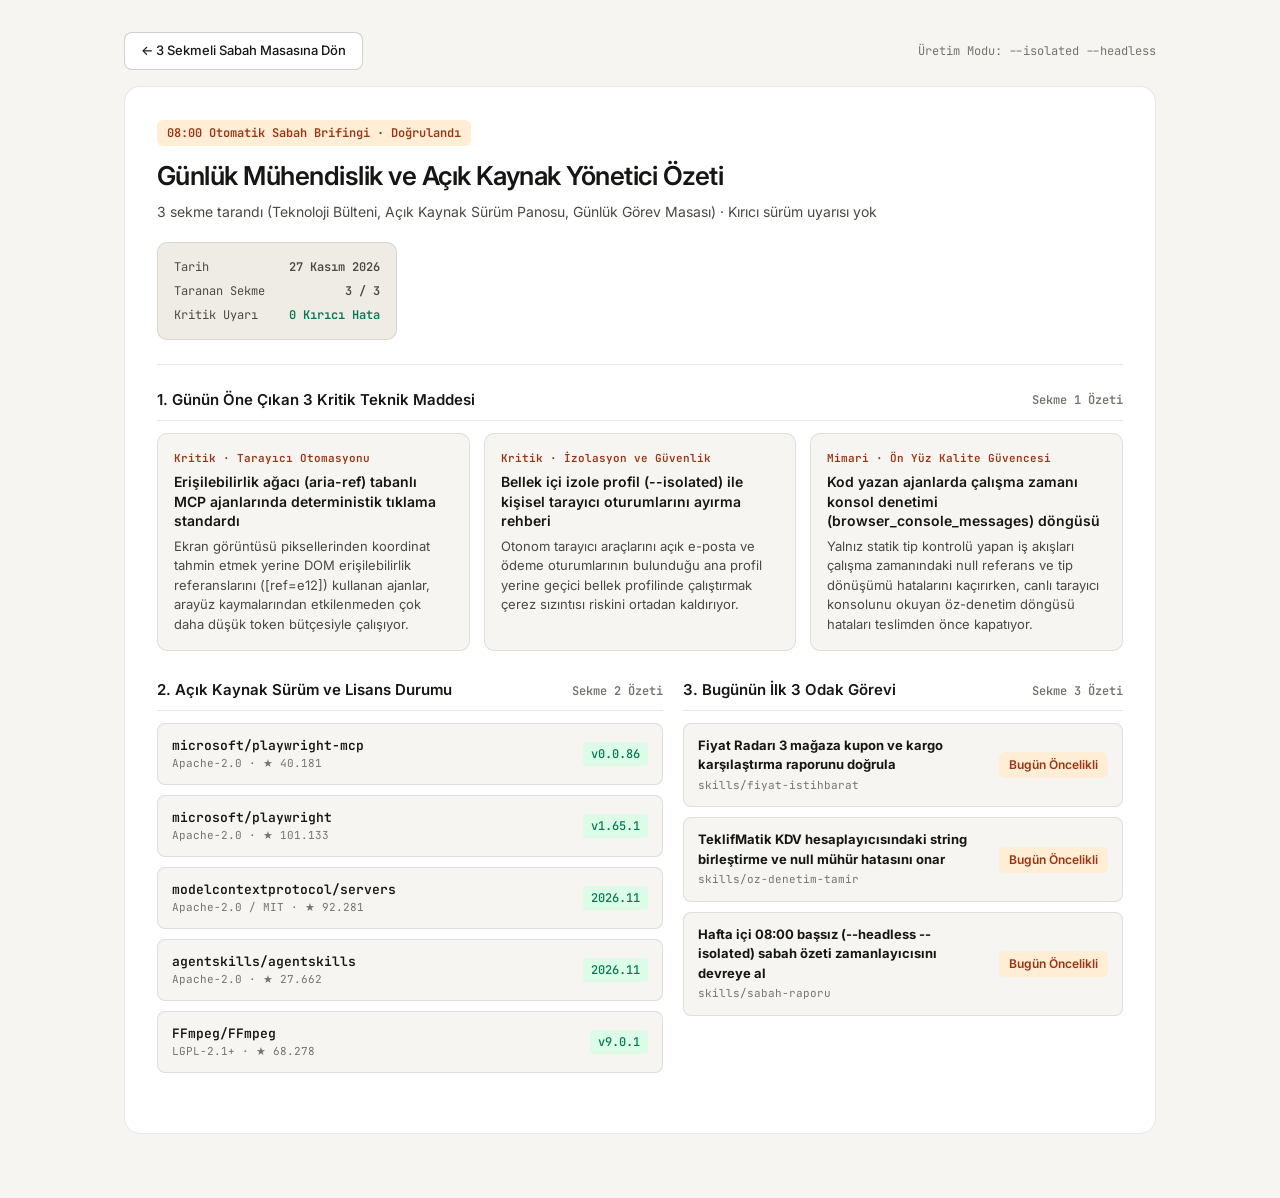
<file: tarayici-ajani/hedefler/sabah-masasi/sabah-ozeti.html>
<!DOCTYPE html>
<html lang="tr">
<head>
  <meta charset="UTF-8">
  <meta name="viewport" content="width=device-width, initial-scale=1.0">
  <title>08:00 Sabah Yönetici Özeti · Otomatik Tarayıcı Ajanı Raporu</title>
  <link rel="stylesheet" href="../ortak/temel.css">
  <link rel="stylesheet" href="./sabah-masasi.css">
  <style>
    .ozet-kabuk {
      max-width: 1080px;
      margin: 0 auto;
      padding: 32px 24px 64px;
    }
    .ozet-belge {
      background: var(--surface);
      border: 1px solid var(--line);
      border-radius: 16px;
      padding: 32px;
    }
    .belge-ust {
      display: flex;
      align-items: flex-start;
      justify-content: space-between;
      gap: 20px;
      padding-bottom: 24px;
      border-bottom: 1px solid var(--line);
      margin-bottom: 24px;
      flex-wrap: wrap;
    }
    .belge-ust-etiket {
      font-size: 12px;
      color: var(--accent-ink);
      background: var(--accent-soft);
      display: inline-block;
      padding: 4px 10px;
      border-radius: 6px;
      font-weight: 600;
      margin-bottom: 10px;
    }
    .belge-baslik {
      margin: 0 0 6px;
      font-size: 26px;
      font-weight: 600;
      letter-spacing: -0.02em;
    }
    .belge-alt {
      margin: 0;
      font-size: 14px;
      color: var(--secondary);
    }
    .telemetri-kutu {
      background: var(--surface-alt);
      border: 1px solid var(--line);
      border-radius: 10px;
      padding: 12px 16px;
      font-size: 12px;
      color: var(--secondary);
      min-width: 240px;
    }
    .telemetri-satir {
      display: flex;
      justify-content: space-between;
      gap: 16px;
      padding: 3px 0;
    }
    .bolum {
      margin-bottom: 28px;
    }
    .bolum:last-child {
      margin-bottom: 0;
    }
    .bolum-baslik {
      margin: 0 0 12px;
      font-size: 15px;
      font-weight: 600;
      color: var(--ink);
      display: flex;
      align-items: center;
      justify-content: space-between;
      padding-bottom: 8px;
      border-bottom: 1px solid var(--line);
    }
    .madde-izgara {
      display: grid;
      grid-template-columns: repeat(3, 1fr);
      gap: 14px;
    }
    .madde-kart {
      background: var(--bg);
      border: 1px solid var(--line);
      border-radius: 10px;
      padding: 16px;
    }
    .madde-alan {
      font-size: 11px;
      font-weight: 600;
      color: var(--accent-ink);
      margin-bottom: 6px;
    }
    .madde-baslik {
      margin: 0 0 6px;
      font-size: 14px;
      font-weight: 600;
      line-height: 1.4;
    }
    .madde-not {
      margin: 0;
      font-size: 13px;
      color: var(--secondary);
      line-height: 1.5;
    }
    .ikili-alt {
      display: grid;
      grid-template-columns: 1.15fr 1fr;
      gap: 20px;
    }
    .kisa-liste {
      margin: 0;
      padding: 0;
      list-style: none;
      display: flex;
      flex-direction: column;
      gap: 10px;
    }
    .kisa-liste li {
      padding: 12px 14px;
      border-radius: 8px;
      background: var(--bg);
      border: 1px solid var(--line);
      font-size: 13px;
      display: flex;
      align-items: center;
      justify-content: space-between;
      gap: 12px;
    }
    @media (max-width: 900px) {
      .madde-izgara,
      .ikili-alt {
        grid-template-columns: 1fr;
      }
    }
  </style>
</head>
<body>
  <div class="ozet-kabuk">
    <div style="display:flex;justify-content:space-between;align-items:center;margin-bottom:16px">
      <a class="btn" href="./index.html">← 3 Sekmeli Sabah Masasına Dön</a>
      <span class="mono" style="font-size:12px;color:var(--muted)">Üretim Modu: --isolated --headless</span>
    </div>

    <article class="ozet-belge" aria-label="Sabah yönetici özeti belgesi">
      <header class="belge-ust">
        <div>
          <span class="belge-ust-etiket mono">08:00 Otomatik Sabah Brifingi · Doğrulandı</span>
          <h1 class="belge-baslik">Günlük Mühendislik ve Açık Kaynak Yönetici Özeti</h1>
          <p class="belge-alt">3 sekme tarandı (Teknoloji Bülteni, Açık Kaynak Sürüm Panosu, Günlük Görev Masası) · Kırıcı sürüm uyarısı yok</p>
        </div>
        <div class="telemetri-kutu mono num">
          <div class="telemetri-satir"><span>Tarih</span><strong>27 Kasım 2026</strong></div>
          <div class="telemetri-satir"><span>Taranan Sekme</span><strong>3 / 3</strong></div>
          <div class="telemetri-satir"><span>Kritik Uyarı</span><strong style="color:var(--good)">0 Kırıcı Hata</strong></div>
        </div>
      </header>

      <section class="bolum">
        <h2 class="bolum-baslik">
          <span>1. Günün Öne Çıkan 3 Kritik Teknik Maddesi</span>
          <span class="mono" style="font-size:12px;color:var(--muted)">Sekme 1 Özeti</span>
        </h2>
        <div class="madde-izgara" id="ozetBultenIzgara"></div>
      </section>

      <div class="ikili-alt">
        <section class="bolum">
          <h2 class="bolum-baslik">
            <span>2. Açık Kaynak Sürüm ve Lisans Durumu</span>
            <span class="mono" style="font-size:12px;color:var(--muted)">Sekme 2 Özeti</span>
          </h2>
          <ul class="kisa-liste mono num" id="ozetSurumListe"></ul>
        </section>

        <section class="bolum">
          <h2 class="bolum-baslik">
            <span>3. Bugünün İlk 3 Odak Görevi</span>
            <span class="mono" style="font-size:12px;color:var(--muted)">Sekme 3 Özeti</span>
          </h2>
          <ul class="kisa-liste" id="ozetGorevListe"></ul>
        </section>
      </div>
    </article>
  </div>

  <script src="./veri-sabah.js"></script>
  <script>
    (function () {
      const veri = window.SABAH_VERI;

      document.getElementById('ozetBultenIzgara').innerHTML = veri.bulten
        .filter((b) => b.kritikMi)
        .slice(0, 3)
        .map(
          (b) => `
          <div class="madde-kart">
            <div class="madde-alan mono">${b.seviye} · ${b.alan}</div>
            <h3 class="madde-baslik">${b.baslik}</h3>
            <p class="madde-not">${b.ozet}</p>
          </div>
        `
        )
        .join('');

      document.getElementById('ozetSurumListe').innerHTML = veri.surumler
        .map(
          (s) => `
          <li>
            <div>
              <strong style="color:var(--ink)">${s.depo}</strong>
              <div style="font-size:11px;color:var(--muted)">${s.lisans} · ★ ${s.yildiz}</div>
            </div>
            <span class="durum-hap">${s.surum}</span>
          </li>
        `
        )
        .join('');

      document.getElementById('ozetGorevListe').innerHTML = veri.gorevler
        .filter((g) => !g.tamamlandi)
        .slice(0, 3)
        .map(
          (g) => `
          <li>
            <div>
              <strong style="color:var(--ink);display:block">${g.baslik}</strong>
              <span class="mono" style="font-size:11px;color:var(--muted)">${g.modul}</span>
            </div>
            <span class="oncelik-etiket yuksek" style="white-space:nowrap">${g.oncelik}</span>
          </li>
        `
        )
        .join('');
    })();
  </script>
</body>
</html>
</file>
<file: tarayici-ajani/hedefler/ortak/temel.css>
/* Ortak Yazı Tipleri (SIL OFL-1.1 — 12/12 Türkçe Glif Desteği) ve Taban Sıfırlama */
@font-face {
  font-family: 'Inter';
  src: url('./fonts/Inter-VF.ttf') format('truetype');
  font-weight: 300 700;
  font-style: normal;
  font-display: block;
}

@font-face {
  font-family: 'JetBrains Mono';
  src: url('./fonts/JetBrainsMono-VF.ttf') format('truetype');
  font-weight: 400 600;
  font-style: normal;
  font-display: block;
}

*, *::before, *::after {
  box-sizing: border-box;
}

html {
  -webkit-font-smoothing: antialiased;
  -moz-osx-font-smoothing: grayscale;
  text-rendering: optimizeLegibility;
}

body {
  margin: 0;
  font-family: 'Inter', -apple-system, BlinkMacSystemFont, 'Segoe UI', sans-serif;
  line-height: 1.5;
}

code, pre, .mono {
  font-family: 'JetBrains Mono', ui-monospace, SFMono-Regular, Menlo, monospace;
}

.num {
  font-variant-numeric: tabular-nums;
}

button, input, select, textarea {
  font-family: inherit;
  font-size: inherit;
}

:focus-visible {
  outline: 2px solid currentColor;
  outline-offset: 2px;
}
</file>
<file: tarayici-ajani/hedefler/sabah-masasi/sabah-masasi.css>
/* Sabah Masası — 3 Sekmeli Mühendislik Bülteni, Açık Kaynak Sürüm Panosu ve Görev Masası */
/* Karakter: Sıcak kağıt ve koyu mürekkep editöryal mühendislik istasyonu, sıfır AI-slop */

:root {
  --bg: #F6F5F1;
  --surface: #FFFFFF;
  --surface-alt: #EFECE6;
  --ink: #161615;
  --secondary: #4A4945;
  --muted: #75736D;
  --line: rgba(22, 22, 21, 0.10);
  --line-strong: rgba(22, 22, 21, 0.20);
  --accent: #C2410C;
  --accent-soft: #FFEDD5;
  --accent-ink: #9A3412;
  --good: #047857;
  --good-soft: #DCFCE7;
}

body {
  background: var(--bg);
  color: var(--ink);
  min-height: 100vh;
}

.kabuk {
  max-width: 1320px;
  margin: 0 auto;
  padding: 24px 24px 56px;
}

.ust-bar {
  display: flex;
  align-items: center;
  justify-content: space-between;
  gap: 20px;
  padding-bottom: 20px;
  border-bottom: 1px solid var(--line);
  margin-bottom: 24px;
  flex-wrap: wrap;
}

.kimlik {
  display: flex;
  align-items: center;
  gap: 12px;
}

.kimlik-rozet {
  width: 36px;
  height: 36px;
  border-radius: 8px;
  background: var(--ink);
  color: #F6F5F1;
  display: grid;
  place-items: center;
  font-weight: 600;
  font-size: 14px;
}

.kimlik-baslik {
  font-size: 18px;
  font-weight: 600;
  letter-spacing: -0.01em;
}

.kimlik-alt {
  font-size: 12px;
  color: var(--muted);
}

.ust-sag {
  display: flex;
  align-items: center;
  gap: 12px;
}

.btn {
  display: inline-flex;
  align-items: center;
  justify-content: center;
  gap: 8px;
  height: 38px;
  padding: 0 16px;
  border-radius: 8px;
  font-size: 13px;
  font-weight: 500;
  border: 1px solid var(--line-strong);
  background: var(--surface);
  color: var(--ink);
  text-decoration: none;
  cursor: pointer;
}

.btn.birincil {
  background: var(--ink);
  border-color: var(--ink);
  color: #FFFFFF;
}

.btn.birincil:hover {
  background: #2C2B29;
}

/* Sekme Çubuğu */
.sekme-cubugu {
  display: flex;
  align-items: center;
  gap: 8px;
  padding: 6px;
  background: var(--surface-alt);
  border: 1px solid var(--line);
  border-radius: 12px;
  margin-bottom: 24px;
  width: fit-content;
  max-width: 100%;
  flex-wrap: wrap;
}

.sekme-btn {
  height: 36px;
  padding: 0 16px;
  border-radius: 8px;
  border: 1px solid transparent;
  background: transparent;
  color: var(--secondary);
  font-size: 14px;
  font-weight: 500;
  cursor: pointer;
  display: inline-flex;
  align-items: center;
  gap: 8px;
}

.sekme-btn[aria-selected="true"] {
  background: var(--surface);
  color: var(--ink);
  border-color: var(--line);
  font-weight: 600;
}

.sekme-sayac {
  font-size: 12px;
  color: var(--muted);
}

.sekme-panel[hidden] {
  display: none;
}

/* Bülten Kartları */
.bulten-liste {
  display: grid;
  grid-template-columns: repeat(2, 1fr);
  gap: 16px;
}

.haber-kart {
  background: var(--surface);
  border: 1px solid var(--line);
  border-radius: 12px;
  padding: 20px;
  display: flex;
  flex-direction: column;
  justify-content: space-between;
  gap: 14px;
}

.haber-kart.secili {
  border-color: var(--accent);
}

.haber-ust {
  display: flex;
  align-items: center;
  justify-content: space-between;
  gap: 8px;
  font-size: 12px;
}

.kategori-etiket {
  padding: 3px 8px;
  border-radius: 4px;
  font-weight: 600;
  background: var(--surface-alt);
  color: var(--secondary);
}

.kategori-etiket.kritik {
  background: var(--accent-soft);
  color: var(--accent-ink);
}

.haber-baslik {
  margin: 8px 0 6px;
  font-size: 17px;
  font-weight: 600;
  letter-spacing: -0.01em;
  line-height: 1.35;
}

.haber-ozet {
  margin: 0;
  font-size: 14px;
  color: var(--secondary);
  line-height: 1.55;
}

.haber-alt {
  display: flex;
  align-items: center;
  justify-content: space-between;
  padding-top: 12px;
  border-top: 1px solid var(--line);
  font-size: 12px;
  color: var(--muted);
}

/* Sürüm Tablosu */
.panel-kutu {
  background: var(--surface);
  border: 1px solid var(--line);
  border-radius: 14px;
  padding: 24px;
}

.panel-baslik {
  margin: 0 0 4px;
  font-size: 17px;
  font-weight: 600;
}

.panel-alt {
  margin: 0 0 18px;
  font-size: 13px;
  color: var(--secondary);
}

table.surum-tablo {
  width: 100%;
  border-collapse: collapse;
  font-size: 14px;
}

table.surum-tablo th,
table.surum-tablo td {
  padding: 12px 14px;
  border-bottom: 1px solid var(--line);
  text-align: left;
}

table.surum-tablo thead th {
  font-size: 12px;
  font-weight: 600;
  color: var(--secondary);
  background: var(--surface-alt);
}

.durum-hap {
  display: inline-block;
  padding: 3px 8px;
  border-radius: 4px;
  font-size: 12px;
  font-weight: 500;
  background: var(--good-soft);
  color: var(--good);
}

/* Görev Listesi */
.gorev-liste {
  display: flex;
  flex-direction: column;
  gap: 10px;
}

.gorev-satir {
  background: var(--surface);
  border: 1px solid var(--line);
  border-radius: 10px;
  padding: 14px 18px;
  display: grid;
  grid-template-columns: 24px minmax(0, 1fr) auto;
  gap: 14px;
  align-items: center;
}

.gorev-satir.tamamlandi .gorev-ad {
  text-decoration: line-through;
  color: var(--muted);
}

.gorev-ad {
  font-size: 14px;
  font-weight: 500;
}

.gorev-meta {
  font-size: 12px;
  color: var(--muted);
  margin-top: 2px;
}

.oncelik-etiket {
  font-size: 12px;
  font-weight: 600;
  padding: 4px 10px;
  border-radius: 6px;
  background: var(--surface-alt);
  color: var(--secondary);
}

.oncelik-etiket.yuksek {
  background: var(--accent-soft);
  color: var(--accent-ink);
}

@media (max-width: 960px) {
  .bulten-liste {
    grid-template-columns: 1fr;
  }
}
</file>
<file: tarayici-ajani/hedefler/teklif-matik/teklif-matik.css>
/* TeklifMatik — Türkçe Serbest Çalışan (Freelance) Teklif ve KDV Hesaplayıcı Stili */
/* Karakter: Kağıt fatura disiplini, koyu mürekkep tipografi, sıfır mor gradyan */

:root {
  --bg: #F3F4F6;
  --surface: #FFFFFF;
  --surface-alt: #F8FAFC;
  --ink: #0F172A;
  --secondary: #475569;
  --muted: #64748B;
  --line: rgba(15, 23, 42, 0.09);
  --line-strong: rgba(15, 23, 42, 0.18);
  --accent: #1D4ED8;
  --accent-ink: #FFFFFF;
  --good: #047857;
  --good-bg: #ECFDF5;
  --good-border: #10B981;
  --bad: #B91C1C;
  --bad-bg: #FEF2F2;
  --bad-border: #EF4444;
}

body {
  background: var(--bg);
  color: var(--ink);
  min-height: 100vh;
}

.ust-serit {
  background: #0F172A;
  color: #E2E8F0;
  border-bottom: 1px solid rgba(255, 255, 255, 0.08);
}

.ust-serit-ic {
  max-width: 1280px;
  margin: 0 auto;
  padding: 12px 24px;
  display: flex;
  align-items: center;
  justify-content: space-between;
  gap: 16px;
  flex-wrap: wrap;
}

.uygulama-kimlik {
  display: flex;
  align-items: center;
  gap: 12px;
}

.uygulama-kare {
  width: 32px;
  height: 32px;
  border-radius: 8px;
  background: #1E293B;
  border: 1px solid rgba(255, 255, 255, 0.16);
  color: #FFFFFF;
  display: grid;
  place-items: center;
  font-size: 13px;
  font-weight: 600;
}

.uygulama-ad {
  font-size: 16px;
  font-weight: 600;
  letter-spacing: -0.01em;
}

.mod-anahtarlari {
  display: flex;
  align-items: center;
  gap: 8px;
  font-size: 12px;
}

.mod-link {
  color: #CBD5E1;
  text-decoration: none;
  padding: 6px 10px;
  border-radius: 6px;
  border: 1px solid rgba(255, 255, 255, 0.12);
}

.mod-link:hover {
  background: rgba(255, 255, 255, 0.08);
  color: #FFFFFF;
}

.mod-link.aktif {
  background: #FFFFFF;
  color: #0F172A;
  border-color: #FFFFFF;
  font-weight: 600;
}

/* Ana İkili Düzen */
.govde {
  max-width: 1280px;
  margin: 0 auto;
  padding: 28px 24px 56px;
}

.ust-durum-satiri {
  display: flex;
  align-items: center;
  justify-content: space-between;
  gap: 16px;
  margin-bottom: 24px;
  flex-wrap: wrap;
}

.sayfa-baslik {
  margin: 0 0 4px;
  font-size: 24px;
  font-weight: 600;
  letter-spacing: -0.02em;
}

.sayfa-alt {
  margin: 0;
  font-size: 14px;
  color: var(--secondary);
}

/* Öz-Denetim Durum Rozeti */
.denetim-rozeti {
  display: inline-flex;
  align-items: center;
  gap: 8px;
  padding: 8px 14px;
  border-radius: 8px;
  font-size: 13px;
  font-weight: 600;
  border: 1px solid var(--line-strong);
  background: var(--surface);
  color: var(--secondary);
}

.denetim-rozeti .nokta {
  width: 8px;
  height: 8px;
  border-radius: 50%;
  background: #94A3B8;
}

.denetim-rozeti.gecti {
  background: var(--good-bg);
  border-color: var(--good-border);
  color: var(--good);
}

.denetim-rozeti.gecti .nokta {
  background: #10B981;
}

.denetim-rozeti.hatali {
  background: var(--bad-bg);
  border-color: var(--bad-border);
  color: var(--bad);
}

.denetim-rozeti.hatali .nokta {
  background: #EF4444;
}

.calisma-izgara {
  display: grid;
  grid-template-columns: 1fr 1.05fr;
  gap: 24px;
  align-items: start;
}

.kart {
  background: var(--surface);
  border: 1px solid var(--line);
  border-radius: 14px;
  padding: 24px;
}

.kart-baslik {
  margin: 0 0 16px;
  font-size: 16px;
  font-weight: 600;
  padding-bottom: 12px;
  border-bottom: 1px solid var(--line);
}

.form-grup {
  margin-bottom: 16px;
}

.form-etiket {
  display: block;
  font-size: 13px;
  font-weight: 500;
  color: var(--secondary);
  margin-bottom: 6px;
}

.form-girdi {
  width: 100%;
  height: 40px;
  padding: 0 12px;
  border-radius: 8px;
  border: 1px solid var(--line-strong);
  background: var(--surface);
  color: var(--ink);
  font-size: 14px;
}

.form-ikili {
  display: grid;
  grid-template-columns: 1fr 1fr;
  gap: 16px;
}

.hesapla-btn {
  width: 100%;
  height: 44px;
  border-radius: 8px;
  border: 1px solid var(--accent);
  background: var(--accent);
  color: var(--accent-ink);
  font-size: 14px;
  font-weight: 600;
  cursor: pointer;
  transition: filter 120ms ease;
}

.hesapla-btn:hover {
  filter: brightness(0.94);
}

/* Sağ: Canlı Teklif Belgesi Önizlemesi */
.fatura-belge {
  background: var(--surface);
  border: 1px solid var(--line);
  border-radius: 14px;
  padding: 28px;
}

.fatura-ust {
  display: flex;
  align-items: flex-start;
  justify-content: space-between;
  padding-bottom: 16px;
  border-bottom: 1px solid var(--line);
  margin-bottom: 20px;
}

.fatura-etiket {
  font-size: 12px;
  color: var(--muted);
  margin-bottom: 4px;
}

.fatura-musteri {
  font-size: 17px;
  font-weight: 600;
}

.muhur-kutu {
  padding: 6px 12px;
  border-radius: 6px;
  font-size: 12px;
  font-weight: 600;
  border: 1px dashed var(--line-strong);
  color: var(--muted);
}

.muhur-kutu.onayli {
  border-style: solid;
  border-color: var(--good-border);
  background: var(--good-bg);
  color: var(--good);
}

.fatura-satirlar {
  display: flex;
  flex-direction: column;
  gap: 12px;
  padding-bottom: 16px;
  border-bottom: 1px solid var(--line);
  margin-bottom: 16px;
  font-size: 14px;
}

.fatura-satir {
  display: flex;
  justify-content: space-between;
  color: var(--secondary);
}

.fatura-toplam-kutu {
  padding: 16px;
  border-radius: 10px;
  background: var(--surface-alt);
  border: 1px solid var(--line);
  display: flex;
  align-items: center;
  justify-content: space-between;
  margin-bottom: 20px;
}

.fatura-toplam-kutu.anomali {
  background: var(--bad-bg);
  border-color: var(--bad-border);
}

.fatura-toplam-kutu.dogru {
  background: var(--good-bg);
  border-color: var(--good-border);
}

.toplam-etiket {
  font-size: 14px;
  font-weight: 600;
}

.toplam-rakam {
  font-size: 28px;
  font-weight: 600;
  letter-spacing: -0.02em;
}

.fatura-toplam-kutu.anomali .toplam-rakam {
  color: var(--bad);
}

.fatura-toplam-kutu.dogru .toplam-rakam {
  color: var(--good);
}

/* Konsol ve Öz-Denetim Günlüğü Kutusu */
.konsol-kutu {
  background: #0F172A;
  color: #E2E8F0;
  border-radius: 10px;
  padding: 14px 16px;
  font-size: 12px;
  line-height: 1.55;
}

.konsol-baslik {
  display: flex;
  justify-content: space-between;
  color: #94A3B8;
  padding-bottom: 8px;
  margin-bottom: 8px;
  border-bottom: 1px solid rgba(255, 255, 255, 0.08);
}

.konsol-satir.hata {
  color: #FCA5A5;
}

.konsol-satir.temiz {
  color: #6EE7B7;
}

@media (max-width: 960px) {
  .calisma-izgara {
    grid-template-columns: 1fr;
  }
}
</file>
<file: tarayici-ajani/hedefler/fiyat-radar/fiyat-radar.css>
/* Fiyat Radarı — 3 Farklı Türkçe Donanım Mağazası ve Karşılaştırma Raporu Stili */
/* Unslop uyumlu: 4px grid, tabular-nums, sıfır mor gradyan, her mağazaya özgü tek aksan */

:root {
  --bg: #F6F7F9;
  --surface: #FFFFFF;
  --surface-alt: #F1F3F6;
  --ink: #111827;
  --secondary: #4B5563;
  --muted: #6B7280;
  --line: rgba(17, 24, 39, 0.09);
  --line-strong: rgba(17, 24, 39, 0.18);
  --header-bg: #0F172A;
  --header-ink: #F8FAFC;
  --accent: #0284C7;
  --accent-ink: #FFFFFF;
  --accent-soft: #E0F2FE;
  --accent-soft-ink: #0369A1;
  --good: #059669;
  --good-soft: #ECFDF5;
  --warn: #B45309;
  --warn-soft: #FEF3C7;
  --bad: #DC2626;
  --bad-soft: #FEF2F2;
}

/* Mağaza 1: TeknoLiman — Arduvaz Deniz Mavisi Perakendeci */
body.tema-teknoliman {
  --bg: #F4F6F9;
  --header-bg: #0F172A;
  --accent: #0284C7;
  --accent-soft: #E0F2FE;
  --accent-soft-ink: #075985;
}

/* Mağaza 2: KuzeyBilişim — Grafit ve Çam Yeşili Kurumsal İş İstasyonu Mağazası */
body.tema-kuzeybilisim {
  --bg: #F4F4F5;
  --ink: #18181B;
  --secondary: #52525B;
  --muted: #71717A;
  --header-bg: #18181B;
  --accent: #059669;
  --accent-soft: #D1FAE5;
  --accent-soft-ink: #065F46;
}

/* Mağaza 3: AnadoluSepet — Sıcak Taş ve Kehribar Pazaryeri */
body.tema-anadolusepet {
  --bg: #F7F6F3;
  --ink: #1C1917;
  --secondary: #57534E;
  --muted: #78716C;
  --header-bg: #292524;
  --accent: #B45309;
  --accent-soft: #FEF3C7;
  --accent-soft-ink: #92400E;
}

body {
  background: var(--bg);
  color: var(--ink);
  min-height: 100vh;
}

/* Üst Laboratuvar Geçiş Şeridi (İnce ve Sessiz) */
.radar-serit {
  background: #0B0D11;
  color: #A1A1AA;
  border-bottom: 1px solid rgba(255, 255, 255, 0.08);
  font-size: 12px;
}

.radar-serit-ic {
  max-width: 1360px;
  margin: 0 auto;
  padding: 8px 24px;
  display: flex;
  align-items: center;
  justify-content: space-between;
  gap: 16px;
}

.radar-sekmeler {
  display: flex;
  align-items: center;
  gap: 6px;
  flex-wrap: wrap;
}

.radar-sekme {
  color: #D4D4D8;
  text-decoration: none;
  padding: 4px 10px;
  border-radius: 6px;
  border: 1px solid transparent;
  transition: background-color 120ms ease, color 120ms ease;
}

.radar-sekme:hover {
  background: rgba(255, 255, 255, 0.08);
  color: #FFFFFF;
}

.radar-sekme.aktif {
  background: rgba(255, 255, 255, 0.14);
  color: #FFFFFF;
  border-color: rgba(255, 255, 255, 0.18);
  font-weight: 500;
}

.radar-sekme.rapor-link {
  color: #D4FF3A;
  border-color: rgba(212, 255, 58, 0.28);
}

/* Mağaza Başlığı */
.magaza-ust {
  background: var(--header-bg);
  color: var(--header-ink);
}

.magaza-ust-ic {
  max-width: 1360px;
  margin: 0 auto;
  padding: 16px 24px;
  display: flex;
  align-items: center;
  justify-content: space-between;
  gap: 24px;
}

.magaza-kimlik {
  display: flex;
  align-items: center;
  gap: 12px;
}

.magaza-rozet {
  width: 36px;
  height: 36px;
  border-radius: 8px;
  background: var(--accent);
  color: var(--accent-ink);
  display: grid;
  place-items: center;
  font-weight: 600;
  font-size: 15px;
}

.magaza-ad {
  font-size: 19px;
  font-weight: 600;
  letter-spacing: -0.02em;
}

.magaza-alt {
  font-size: 12px;
  color: rgba(248, 250, 252, 0.68);
}

.magaza-kargo-bilgi {
  display: flex;
  align-items: center;
  gap: 16px;
  font-size: 13px;
  color: rgba(248, 250, 252, 0.85);
}

.kargo-etiket {
  padding: 6px 12px;
  border-radius: 8px;
  background: rgba(255, 255, 255, 0.09);
  border: 1px solid rgba(255, 255, 255, 0.12);
}

/* Ana Sayfa Düzeni */
.magaza-govde {
  max-width: 1360px;
  margin: 0 auto;
  padding: 24px;
  display: grid;
  grid-template-columns: minmax(0, 1fr) 368px;
  gap: 24px;
  align-items: start;
}

/* Araç ve Filtre Çubuğu */
.filtre-cubugu {
  background: var(--surface);
  border: 1px solid var(--line);
  border-radius: 12px;
  padding: 16px 20px;
  margin-bottom: 16px;
  display: flex;
  align-items: center;
  justify-content: space-between;
  gap: 16px;
  flex-wrap: wrap;
}

.filtre-sol {
  display: flex;
  align-items: center;
  gap: 16px;
  flex-wrap: wrap;
}

.filtre-baslik {
  font-size: 15px;
  font-weight: 600;
}

.filtre-sayac {
  font-size: 13px;
  color: var(--muted);
}

.filtre-kontroller {
  display: flex;
  align-items: center;
  gap: 12px;
  flex-wrap: wrap;
}

.onay-etiketi {
  display: inline-flex;
  align-items: center;
  gap: 8px;
  padding: 8px 12px;
  border-radius: 8px;
  border: 1px solid var(--line-strong);
  background: var(--surface);
  font-size: 13px;
  font-weight: 500;
  cursor: pointer;
  user-select: none;
}

.onay-etiketi input {
  width: 16px;
  height: 16px;
  accent-color: var(--accent);
  margin: 0;
}

/* Ürün Listesi */
.urun-listesi {
  display: flex;
  flex-direction: column;
  gap: 12px;
}

.urun-karti {
  background: var(--surface);
  border: 1px solid var(--line);
  border-radius: 12px;
  padding: 20px;
  display: grid;
  grid-template-columns: 72px minmax(0, 1fr) 216px;
  gap: 20px;
  align-items: center;
  transition: border-color 140ms ease, background-color 140ms ease;
}

.urun-karti.secili {
  border-color: var(--accent);
}

.urun-karti.tukendi {
  opacity: 0.62;
  background: var(--surface-alt);
}

.urun-karti.gizli {
  display: none;
}

.urun-ikon-kutu {
  width: 72px;
  height: 72px;
  border-radius: 10px;
  background: var(--surface-alt);
  border: 1px solid var(--line);
  display: grid;
  place-items: center;
  color: var(--secondary);
}

.urun-ikon-kutu svg {
  width: 32px;
  height: 32px;
  stroke-width: 1.5;
}

.urun-kategori {
  font-size: 12px;
  color: var(--muted);
  margin-bottom: 4px;
}

.urun-ad {
  margin: 0 0 4px;
  font-size: 17px;
  font-weight: 600;
  letter-spacing: -0.01em;
}

.urun-ozellikler {
  font-size: 13px;
  color: var(--secondary);
  margin-bottom: 10px;
}

.urun-etiketler {
  display: flex;
  align-items: center;
  gap: 8px;
  flex-wrap: wrap;
}

.durum-rozet {
  display: inline-flex;
  align-items: center;
  gap: 6px;
  font-size: 12px;
  font-weight: 500;
  padding: 4px 10px;
  border-radius: 6px;
}

.durum-rozet.stokta {
  background: var(--good-soft);
  color: var(--good);
}

.durum-rozet.sinirli {
  background: var(--warn-soft);
  color: var(--warn);
}

.durum-rozet.yok {
  background: var(--bad-soft);
  color: var(--bad);
}

.sku-kod {
  font-size: 12px;
  color: var(--muted);
}

.urun-fiyat-sutun {
  text-align: right;
  display: flex;
  flex-direction: column;
  align-items: flex-end;
  gap: 8px;
}

.eski-fiyat {
  font-size: 13px;
  color: var(--muted);
  text-decoration: line-through;
}

.guncel-fiyat {
  font-size: 22px;
  font-weight: 600;
  letter-spacing: -0.02em;
}

.indirimli-vurgu {
  color: var(--good);
}

.btn {
  display: inline-flex;
  align-items: center;
  justify-content: center;
  gap: 8px;
  height: 38px;
  padding: 0 16px;
  border-radius: 8px;
  font-size: 13px;
  font-weight: 500;
  border: 1px solid var(--line-strong);
  background: var(--surface);
  color: var(--ink);
  cursor: pointer;
  transition: background-color 120ms ease, border-color 120ms ease, color 120ms ease;
}

.btn:hover:not(:disabled) {
  background: var(--surface-alt);
}

.btn.birincil {
  background: var(--accent);
  border-color: var(--accent);
  color: var(--accent-ink);
}

.btn.birincil:hover:not(:disabled) {
  filter: brightness(0.94);
}

.btn.eklendi {
  background: var(--ink);
  border-color: var(--ink);
  color: #FFFFFF;
}

.btn:disabled {
  cursor: not-allowed;
  opacity: 0.55;
}

/* Sağ Sütun: Canlı Sepet ve Kupon Hesaplayıcı */
.sepet-panel {
  background: var(--surface);
  border: 1px solid var(--line);
  border-radius: 14px;
  padding: 24px;
  position: sticky;
  top: 20px;
}

.sepet-baslik-satir {
  display: flex;
  align-items: center;
  justify-content: space-between;
  padding-bottom: 16px;
  border-bottom: 1px solid var(--line);
  margin-bottom: 16px;
}

.sepet-baslik {
  margin: 0;
  font-size: 16px;
  font-weight: 600;
}

.sepet-adet {
  font-size: 12px;
  color: var(--muted);
}

.sepet-kalemler {
  display: flex;
  flex-direction: column;
  gap: 10px;
  padding-bottom: 16px;
  border-bottom: 1px solid var(--line);
  margin-bottom: 16px;
}

.sepet-kalem {
  display: flex;
  align-items: baseline;
  justify-content: space-between;
  gap: 12px;
  font-size: 13px;
}

.sepet-kalem-ad {
  color: var(--secondary);
}

.sepet-kalem-tutar {
  font-weight: 500;
  white-space: nowrap;
}

/* Kupon Kutusu */
.kupon-kutu {
  background: var(--surface-alt);
  border: 1px solid var(--line);
  border-radius: 10px;
  padding: 14px;
  margin-bottom: 16px;
}

.kupon-ust {
  display: flex;
  align-items: center;
  justify-content: space-between;
  gap: 8px;
  margin-bottom: 8px;
}

.kupon-kod-etiket {
  font-size: 12px;
  font-weight: 600;
  color: var(--accent-soft-ink);
  background: var(--accent-soft);
  padding: 3px 8px;
  border-radius: 4px;
}

.kupon-aciklama {
  font-size: 12px;
  color: var(--secondary);
  margin-bottom: 10px;
}

.kupon-btn {
  width: 100%;
}

.kupon-btn.aktif {
  background: var(--good);
  border-color: var(--good);
  color: #FFFFFF;
}

/* Hesap Özeti */
.hesap-satirlari {
  display: flex;
  flex-direction: column;
  gap: 8px;
  font-size: 14px;
}

.hesap-satir {
  display: flex;
  align-items: center;
  justify-content: space-between;
  color: var(--secondary);
}

.hesap-satir.indirim {
  color: var(--good);
  font-weight: 500;
}

.hesap-satir.toplam {
  margin-top: 8px;
  padding-top: 12px;
  border-top: 1px solid var(--line-strong);
  color: var(--ink);
  font-size: 16px;
  font-weight: 600;
}

.net-toplam-deger {
  font-size: 24px;
  font-weight: 600;
  letter-spacing: -0.02em;
}

.rapora-gec-link {
  margin-top: 16px;
  width: 100%;
  text-decoration: none;
}

@media (max-width: 1040px) {
  .magaza-govde {
    grid-template-columns: 1fr;
  }
  .urun-karti {
    grid-template-columns: 56px 1fr;
  }
  .urun-fiyat-sutun {
    grid-column: 1 / -1;
    flex-direction: row;
    justify-content: space-between;
    align-items: center;
    padding-top: 12px;
    border-top: 1px solid var(--line);
  }
}
</file>
